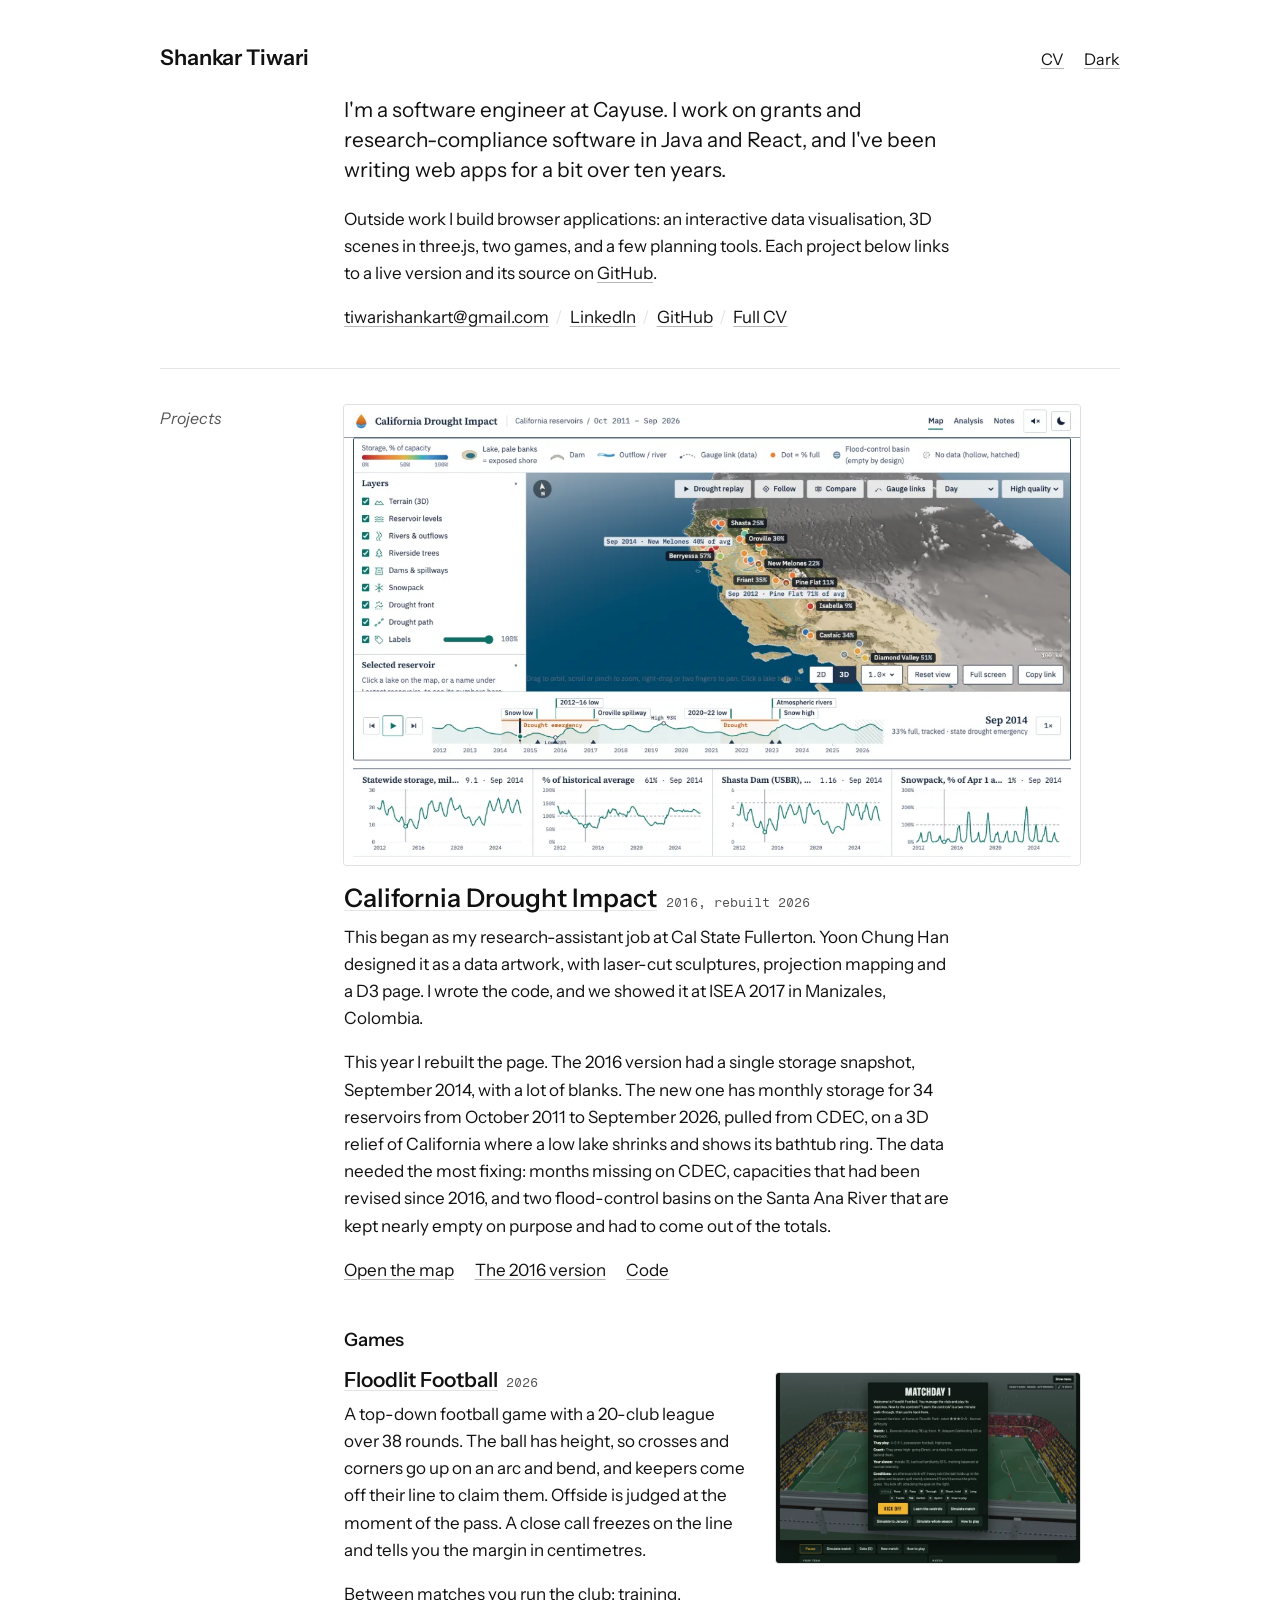
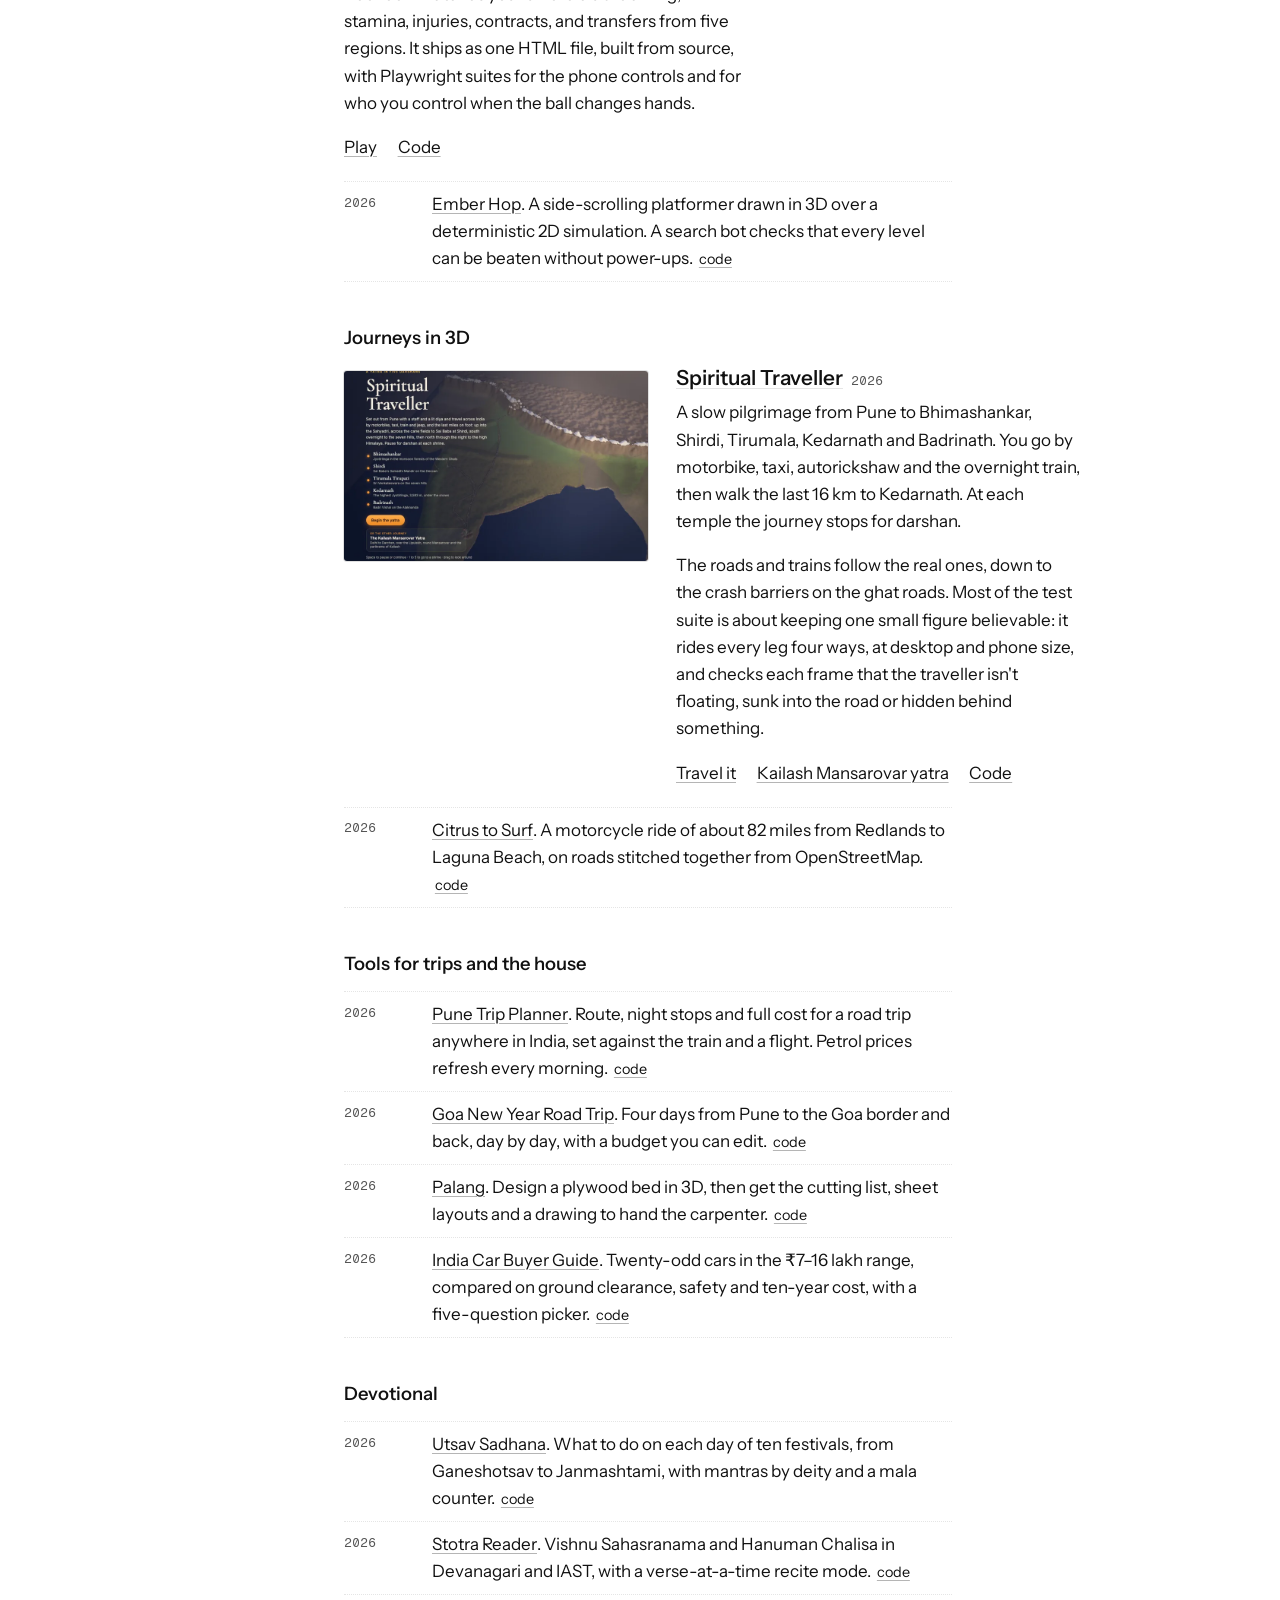
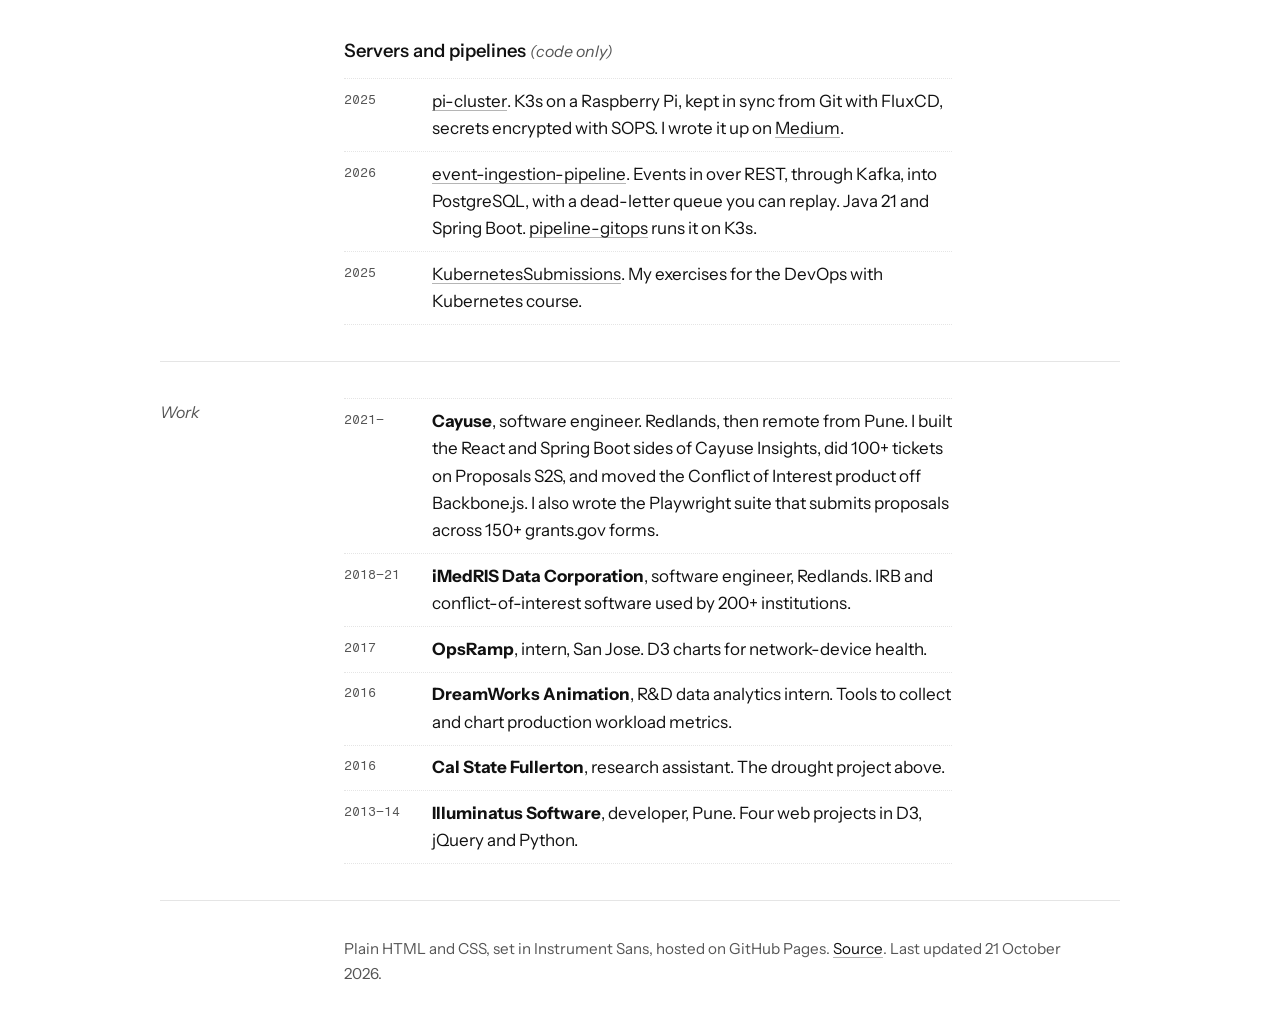
<file: index.html>
<!DOCTYPE html>
<html lang="en">
<head>
    <meta charset="UTF-8">
    <meta name="viewport" content="width=device-width, initial-scale=1.0">
    <title>Shankar Tiwari</title>
    <meta name="description" content="Shankar Tiwari, software engineer in Pune. Java and React at work; browser games, 3D journeys and small tools at home.">
    <meta property="og:title" content="Shankar Tiwari">
    <meta property="og:description" content="Software engineer in Pune. Java and React at work; browser games, 3D journeys and small tools at home.">
    <meta property="og:type" content="website">
    <meta property="og:url" content="https://tiwari91.github.io/">
    <meta name="twitter:card" content="summary">
    <meta name="theme-color" content="#ffffff">
    <link rel="icon" type="image/svg+xml" href="favicon.svg">
    <script>try{var t=localStorage.getItem('theme');if(t==='light'||t==='dark')document.documentElement.setAttribute('data-theme',t);}catch(e){}</script>
    <link rel="preconnect" href="https://fonts.googleapis.com">
    <link rel="preconnect" href="https://fonts.gstatic.com" crossorigin>
    <link rel="stylesheet" href="https://fonts.googleapis.com/css2?family=Instrument+Sans:ital,wght@0,400..700;1,400..700&family=Fragment+Mono&display=swap">
    <link rel="stylesheet" href="style.css">
</head>
<body>
<a class="skip-link" href="#main">Skip to content</a>

<div class="page">
    <header class="masthead">
        <p class="name"><a href="./">Shankar Tiwari</a></p>
        <nav class="masthead-links" aria-label="Site">
            <a href="cv.html">CV</a>
            <button class="theme-toggle" id="themeToggle" type="button">Dark</button>
        </nav>
    </header>

    <main id="main">
        <section class="block intro" aria-label="About">
            <div class="label" aria-hidden="true"></div>
            <div class="body">
                <p class="lede">I'm a software engineer at Cayuse. I work on grants and research-compliance software in Java and React, and I've been writing web apps for a bit over ten years.</p>
                <p>Outside work I build browser applications: an interactive data visualisation, 3D scenes in three.js, two games, and a few planning tools. Each project below links to a live version and its source on <a href="https://github.com/tiwari91/" target="_blank" rel="noopener noreferrer">GitHub<span class="visually-hidden"> (opens in new tab)</span></a>.</p>
                <p class="contact"><a href="mailto:tiwarishankart@gmail.com">tiwarishankart@gmail.com</a> <span aria-hidden="true">/</span> <a href="https://www.linkedin.com/in/shankatiwari91/" target="_blank" rel="noopener noreferrer">LinkedIn<span class="visually-hidden"> (opens in new tab)</span></a> <span aria-hidden="true">/</span> <a href="https://github.com/tiwari91/" target="_blank" rel="noopener noreferrer">GitHub<span class="visually-hidden"> (opens in new tab)</span></a> <span aria-hidden="true">/</span> <a href="cv.html">Full CV</a></p>
            </div>
        </section>

        <section class="block" aria-labelledby="h-projects">
            <h2 class="label" id="h-projects">Projects</h2>
            <div class="body">

                <article class="lead">
                    <a class="shot-link" href="https://tiwari91.github.io/interactiveViz/" tabindex="-1" aria-hidden="true" target="_blank" rel="noopener noreferrer">
                        <img src="assets/shots/interactiveViz.webp" width="800" height="500" decoding="async"
                             alt="">
                    </a>
                    <h3><a href="https://tiwari91.github.io/interactiveViz/" target="_blank" rel="noopener noreferrer">California Drought Impact<span class="visually-hidden"> (opens in new tab)</span></a> <span class="year">2016, rebuilt 2026</span></h3>
                    <p>This began as my research-assistant job at Cal State Fullerton. Yoon Chung Han designed it as a data artwork, with laser-cut sculptures, projection mapping and a D3 page. I wrote the code, and we showed it at ISEA 2017 in Manizales, Colombia.</p>
                    <p>This year I rebuilt the page. The 2016 version had a single storage snapshot, September 2014, with a lot of blanks. The new one has monthly storage for 34 reservoirs from October 2011 to September 2026, pulled from CDEC, on a 3D relief of California where a low lake shrinks and shows its bathtub ring. The data needed the most fixing: months missing on CDEC, capacities that had been revised since 2016, and two flood-control basins on the Santa Ana River that are kept nearly empty on purpose and had to come out of the totals.</p>
                    <p class="links"><a href="https://tiwari91.github.io/interactiveViz/" target="_blank" rel="noopener noreferrer">Open the map<span class="visually-hidden"> (opens in new tab)</span></a> <a href="https://tiwari91.github.io/interactiveViz/legacy/" target="_blank" rel="noopener noreferrer">The 2016 version<span class="visually-hidden"> (opens in new tab)</span></a> <a href="https://github.com/tiwari91/interactiveViz" target="_blank" rel="noopener noreferrer">Code<span class="visually-hidden"> (opens in new tab)</span></a></p>
                </article>

                <h3 class="group">Games</h3>
                <article class="feature">
                    <div class="feature-text">
                        <h4><a href="https://tiwari91.github.io/floodlit-football/" target="_blank" rel="noopener noreferrer">Floodlit Football<span class="visually-hidden"> (opens in new tab)</span></a> <span class="year">2026</span></h4>
                        <p>A top-down football game with a 20-club league over 38 rounds. The ball has height, so crosses and corners go up on an arc and bend, and keepers come off their line to claim them. Offside is judged at the moment of the pass. A close call freezes on the line and tells you the margin in centimetres.</p>
                        <p>Between matches you run the club: training, stamina, injuries, contracts, and transfers from five regions. It ships as one HTML file, built from source, with Playwright suites for the phone controls and for who you control when the ball changes hands.</p>
                        <p class="links"><a href="https://tiwari91.github.io/floodlit-football/" target="_blank" rel="noopener noreferrer">Play<span class="visually-hidden"> (opens in new tab)</span></a> <a href="https://github.com/tiwari91/floodlit-football" target="_blank" rel="noopener noreferrer">Code<span class="visually-hidden"> (opens in new tab)</span></a></p>
                    </div>
                    <a class="shot-link" href="https://tiwari91.github.io/floodlit-football/" tabindex="-1" aria-hidden="true" target="_blank" rel="noopener noreferrer">
                        <img src="assets/shots/floodlit-football.webp" width="800" height="500" loading="lazy" decoding="async" alt="">
                    </a>
                </article>
                <ul class="rows">
                    <li>
                        <span class="year">2026</span>
                        <div><a href="https://tiwari91.github.io/ember-hop/" target="_blank" rel="noopener noreferrer">Ember Hop<span class="visually-hidden"> (opens in new tab)</span></a>. A side-scrolling platformer drawn in 3D over a deterministic 2D simulation. A search bot checks that every level can be beaten without power-ups. <a class="code" href="https://github.com/tiwari91/ember-hop" target="_blank" rel="noopener noreferrer">code<span class="visually-hidden"> (opens in new tab)</span></a></div>
                    </li>
                </ul>

                <h3 class="group">Journeys in 3D</h3>
                <article class="feature flip">
                    <div class="feature-text">
                        <h4><a href="https://tiwari91.github.io/spiritual-traveller/" target="_blank" rel="noopener noreferrer">Spiritual Traveller<span class="visually-hidden"> (opens in new tab)</span></a> <span class="year">2026</span></h4>
                        <p>A slow pilgrimage from Pune to Bhimashankar, Shirdi, Tirumala, Kedarnath and Badrinath. You go by motorbike, taxi, autorickshaw and the overnight train, then walk the last 16 km to Kedarnath. At each temple the journey stops for darshan.</p>
                        <p>The roads and trains follow the real ones, down to the crash barriers on the ghat roads. Most of the test suite is about keeping one small figure believable: it rides every leg four ways, at desktop and phone size, and checks each frame that the traveller isn't floating, sunk into the road or hidden behind something.</p>
                        <p class="links"><a href="https://tiwari91.github.io/spiritual-traveller/" target="_blank" rel="noopener noreferrer">Travel it<span class="visually-hidden"> (opens in new tab)</span></a> <a href="https://tiwari91.github.io/spiritual-traveller/kailash.html" target="_blank" rel="noopener noreferrer">Kailash Mansarovar yatra<span class="visually-hidden"> (opens in new tab)</span></a> <a href="https://github.com/tiwari91/spiritual-traveller" target="_blank" rel="noopener noreferrer">Code<span class="visually-hidden"> (opens in new tab)</span></a></p>
                    </div>
                    <a class="shot-link" href="https://tiwari91.github.io/spiritual-traveller/" tabindex="-1" aria-hidden="true" target="_blank" rel="noopener noreferrer">
                        <img src="assets/shots/spiritual-traveller.webp" width="800" height="500" loading="lazy" decoding="async" alt="">
                    </a>
                </article>
                <ul class="rows">
                    <li>
                        <span class="year">2026</span>
                        <div><a href="https://tiwari91.github.io/socal-ride/" target="_blank" rel="noopener noreferrer">Citrus to Surf<span class="visually-hidden"> (opens in new tab)</span></a>. A motorcycle ride of about 82 miles from Redlands to Laguna Beach, on roads stitched together from OpenStreetMap. <a class="code" href="https://github.com/tiwari91/socal-ride" target="_blank" rel="noopener noreferrer">code<span class="visually-hidden"> (opens in new tab)</span></a></div>
                    </li>
                </ul>

                <h3 class="group">Tools for trips and the house</h3>
                <ul class="rows">
                    <li>
                        <span class="year">2026</span>
                        <div><a href="https://tiwari91.github.io/pune-trip-planner/" target="_blank" rel="noopener noreferrer">Pune Trip Planner<span class="visually-hidden"> (opens in new tab)</span></a>. Route, night stops and full cost for a road trip anywhere in India, set against the train and a flight. Petrol prices refresh every morning. <a class="code" href="https://github.com/tiwari91/pune-trip-planner" target="_blank" rel="noopener noreferrer">code<span class="visually-hidden"> (opens in new tab)</span></a></div>
                    </li>
                    <li>
                        <span class="year">2026</span>
                        <div><a href="https://tiwari91.github.io/goa-new-year-trip/" target="_blank" rel="noopener noreferrer">Goa New Year Road Trip<span class="visually-hidden"> (opens in new tab)</span></a>. Four days from Pune to the Goa border and back, day by day, with a budget you can edit. <a class="code" href="https://github.com/tiwari91/goa-new-year-trip" target="_blank" rel="noopener noreferrer">code<span class="visually-hidden"> (opens in new tab)</span></a></div>
                    </li>
                    <li>
                        <span class="year">2026</span>
                        <div><a href="https://tiwari91.github.io/bed-designer/" target="_blank" rel="noopener noreferrer">Palang<span class="visually-hidden"> (opens in new tab)</span></a>. Design a plywood bed in 3D, then get the cutting list, sheet layouts and a drawing to hand the carpenter. <a class="code" href="https://github.com/tiwari91/bed-designer" target="_blank" rel="noopener noreferrer">code<span class="visually-hidden"> (opens in new tab)</span></a></div>
                    </li>
                    <li>
                        <span class="year">2026</span>
                        <div><a href="https://tiwari91.github.io/india-car-buyer-guide/" target="_blank" rel="noopener noreferrer">India Car Buyer Guide<span class="visually-hidden"> (opens in new tab)</span></a>. Twenty-odd cars in the ₹7&ndash;16 lakh range, compared on ground clearance, safety and ten-year cost, with a five-question picker. <a class="code" href="https://github.com/tiwari91/india-car-buyer-guide" target="_blank" rel="noopener noreferrer">code<span class="visually-hidden"> (opens in new tab)</span></a></div>
                    </li>
                </ul>

                <h3 class="group">Devotional</h3>
                <ul class="rows">
                    <li>
                        <span class="year">2026</span>
                        <div><a href="https://tiwari91.github.io/utsav-sadhana/" target="_blank" rel="noopener noreferrer">Utsav Sadhana<span class="visually-hidden"> (opens in new tab)</span></a>. What to do on each day of ten festivals, from Ganeshotsav to Janmashtami, with mantras by deity and a mala counter. <a class="code" href="https://github.com/tiwari91/utsav-sadhana" target="_blank" rel="noopener noreferrer">code<span class="visually-hidden"> (opens in new tab)</span></a></div>
                    </li>
                    <li>
                        <span class="year">2026</span>
                        <div><a href="https://tiwari91.github.io/stotra-reader/" target="_blank" rel="noopener noreferrer">Stotra Reader<span class="visually-hidden"> (opens in new tab)</span></a>. Vishnu Sahasranama and Hanuman Chalisa in Devanagari and IAST, with a verse-at-a-time recite mode. <a class="code" href="https://github.com/tiwari91/stotra-reader" target="_blank" rel="noopener noreferrer">code<span class="visually-hidden"> (opens in new tab)</span></a></div>
                    </li>
                </ul>

                <h3 class="group">Servers and pipelines <span class="aside">(code only)</span></h3>
                <ul class="rows">
                    <li>
                        <span class="year">2025</span>
                        <div><a href="https://github.com/tiwari91/pi-cluster" target="_blank" rel="noopener noreferrer">pi-cluster<span class="visually-hidden"> (opens in new tab)</span></a>. K3s on a Raspberry Pi, kept in sync from Git with FluxCD, secrets encrypted with SOPS. I wrote it up on <a href="https://aws.plainenglish.io/from-zero-to-gitops-building-a-k3s-homelab-on-a-raspberry-pi-with-flux-sops-5f90ad8e783c" target="_blank" rel="noopener noreferrer">Medium<span class="visually-hidden"> (opens in new tab)</span></a>.</div>
                    </li>
                    <li>
                        <span class="year">2026</span>
                        <div><a href="https://github.com/tiwari91/event-ingestion-pipeline" target="_blank" rel="noopener noreferrer">event-ingestion-pipeline<span class="visually-hidden"> (opens in new tab)</span></a>. Events in over REST, through Kafka, into PostgreSQL, with a dead-letter queue you can replay. Java 21 and Spring Boot. <a href="https://github.com/tiwari91/pipeline-gitops" target="_blank" rel="noopener noreferrer">pipeline-gitops<span class="visually-hidden"> (opens in new tab)</span></a> runs it on K3s.</div>
                    </li>
                    <li>
                        <span class="year">2025</span>
                        <div><a href="https://github.com/tiwari91/KubernetesSubmissions" target="_blank" rel="noopener noreferrer">KubernetesSubmissions<span class="visually-hidden"> (opens in new tab)</span></a>. My exercises for the DevOps with Kubernetes course.</div>
                    </li>
                </ul>
            </div>
        </section>

        <section class="block" aria-labelledby="h-work">
            <h2 class="label" id="h-work">Work</h2>
            <div class="body">
                <ul class="rows work">
                    <li>
                        <span class="year">2021&ndash;</span>
                        <div><strong>Cayuse</strong>, software engineer. Redlands, then remote from Pune. I built the React and Spring Boot sides of Cayuse Insights, did 100+ tickets on Proposals S2S, and moved the Conflict of Interest product off Backbone.js. I also wrote the Playwright suite that submits proposals across 150+ grants.gov forms.</div>
                    </li>
                    <li>
                        <span class="year">2018&ndash;21</span>
                        <div><strong>iMedRIS Data Corporation</strong>, software engineer, Redlands. IRB and conflict-of-interest software used by 200+ institutions.</div>
                    </li>
                    <li>
                        <span class="year">2017</span>
                        <div><strong>OpsRamp</strong>, intern, San Jose. D3 charts for network-device health.</div>
                    </li>
                    <li>
                        <span class="year">2016</span>
                        <div><strong>DreamWorks Animation</strong>, R&amp;D data analytics intern. Tools to collect and chart production workload metrics.</div>
                    </li>
                    <li>
                        <span class="year">2016</span>
                        <div><strong>Cal State Fullerton</strong>, research assistant. The drought project above.</div>
                    </li>
                    <li>
                        <span class="year">2013&ndash;14</span>
                        <div><strong>Illuminatus Software</strong>, developer, Pune. Four web projects in D3, jQuery and Python.</div>
                    </li>
                </ul>
            </div>
        </section>
    </main>

    <footer class="block colophon">
        <div class="label" aria-hidden="true"></div>
        <p class="body">Plain HTML and CSS, set in Instrument Sans, hosted on GitHub Pages. <a href="https://github.com/tiwari91/tiwari91.github.io" target="_blank" rel="noopener noreferrer">Source<span class="visually-hidden"> (opens in new tab)</span></a>. Last updated 21 October 2026.</p>
    </footer>
</div>

<script src="theme.js"></script>
</body>
</html>
</file>
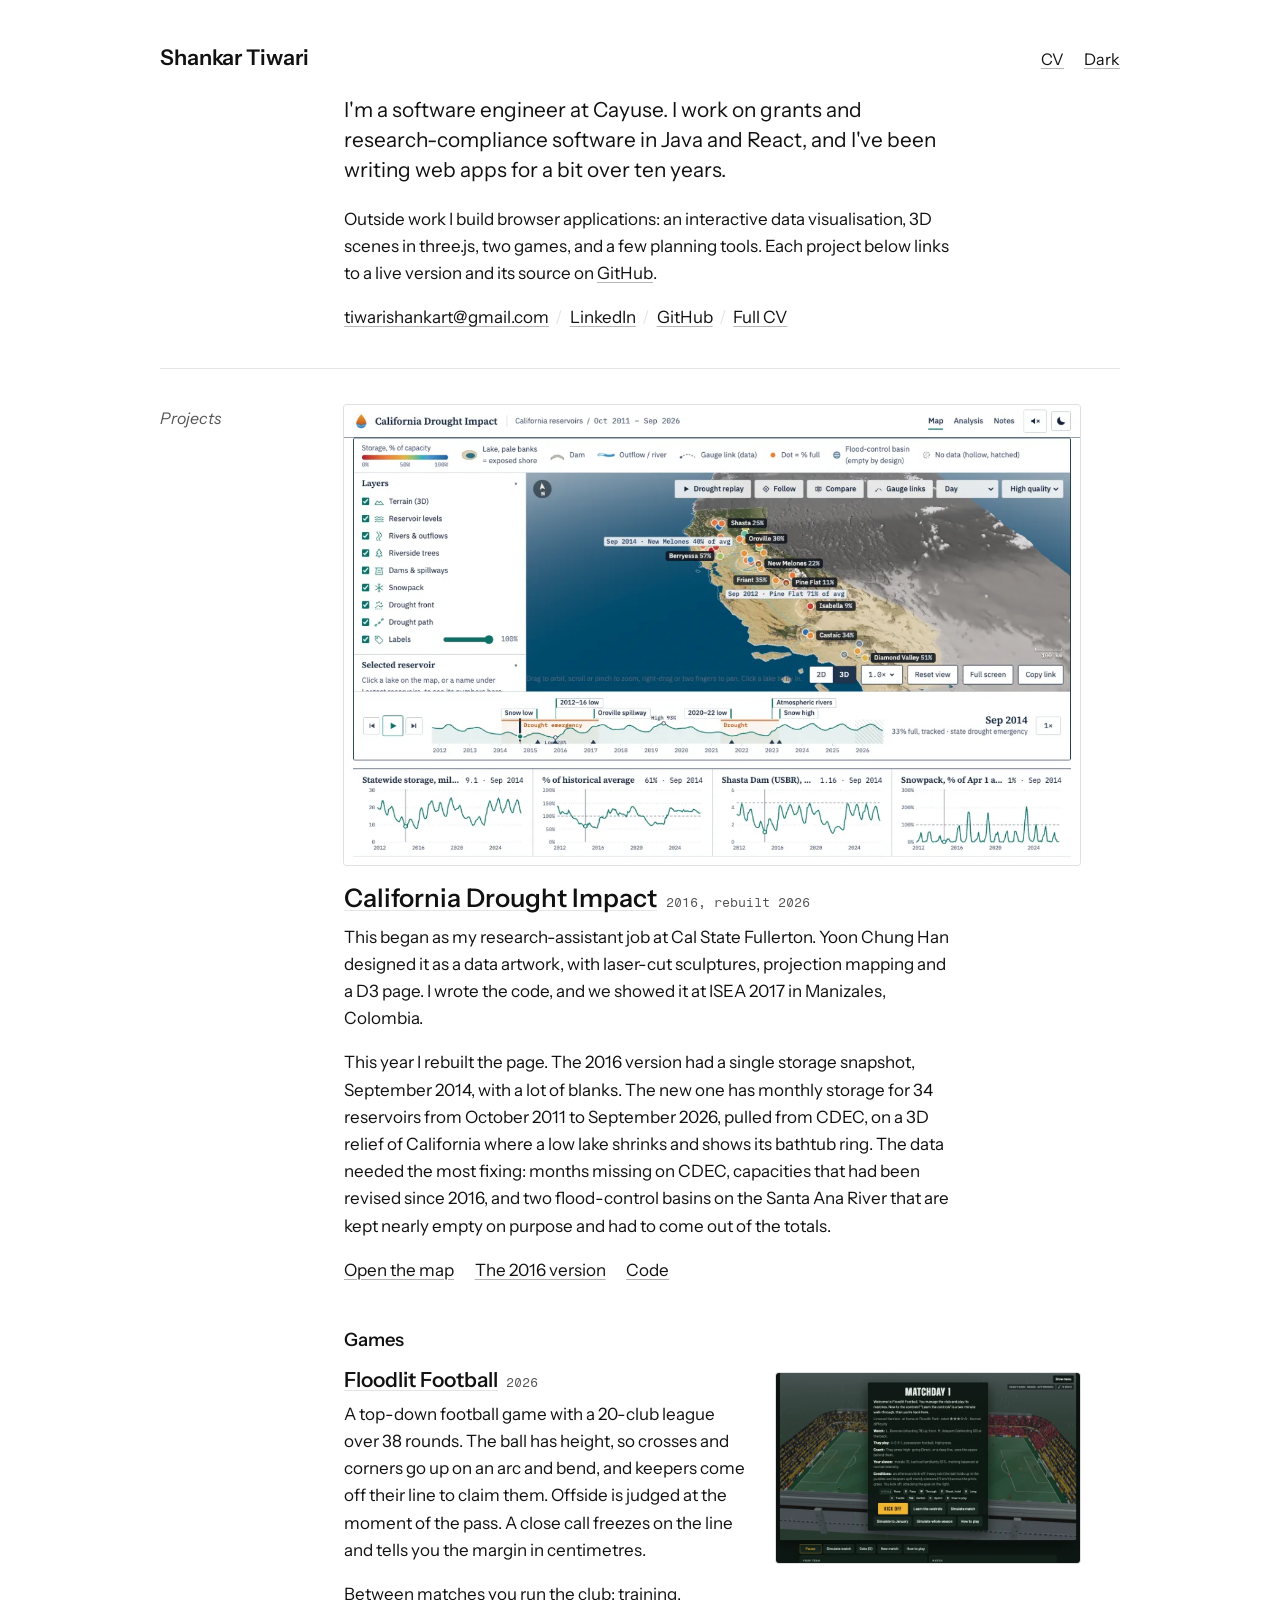
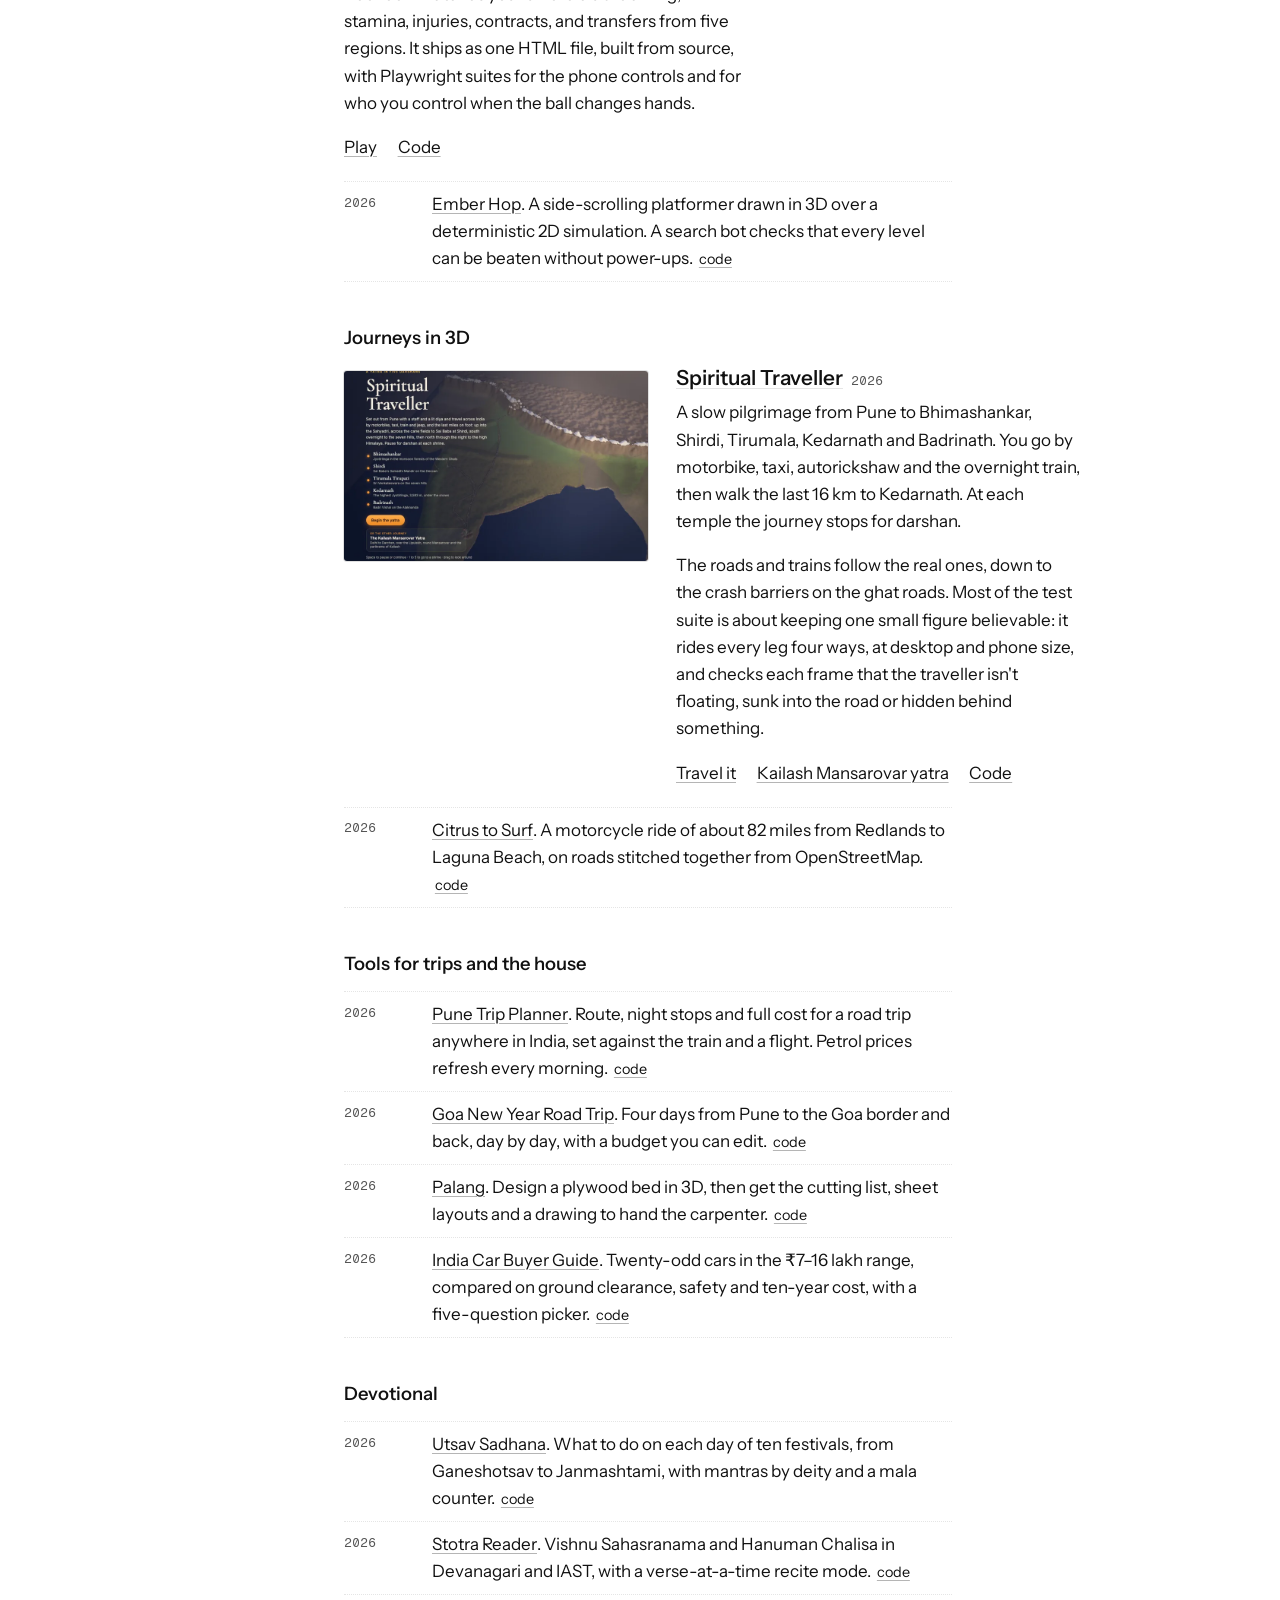
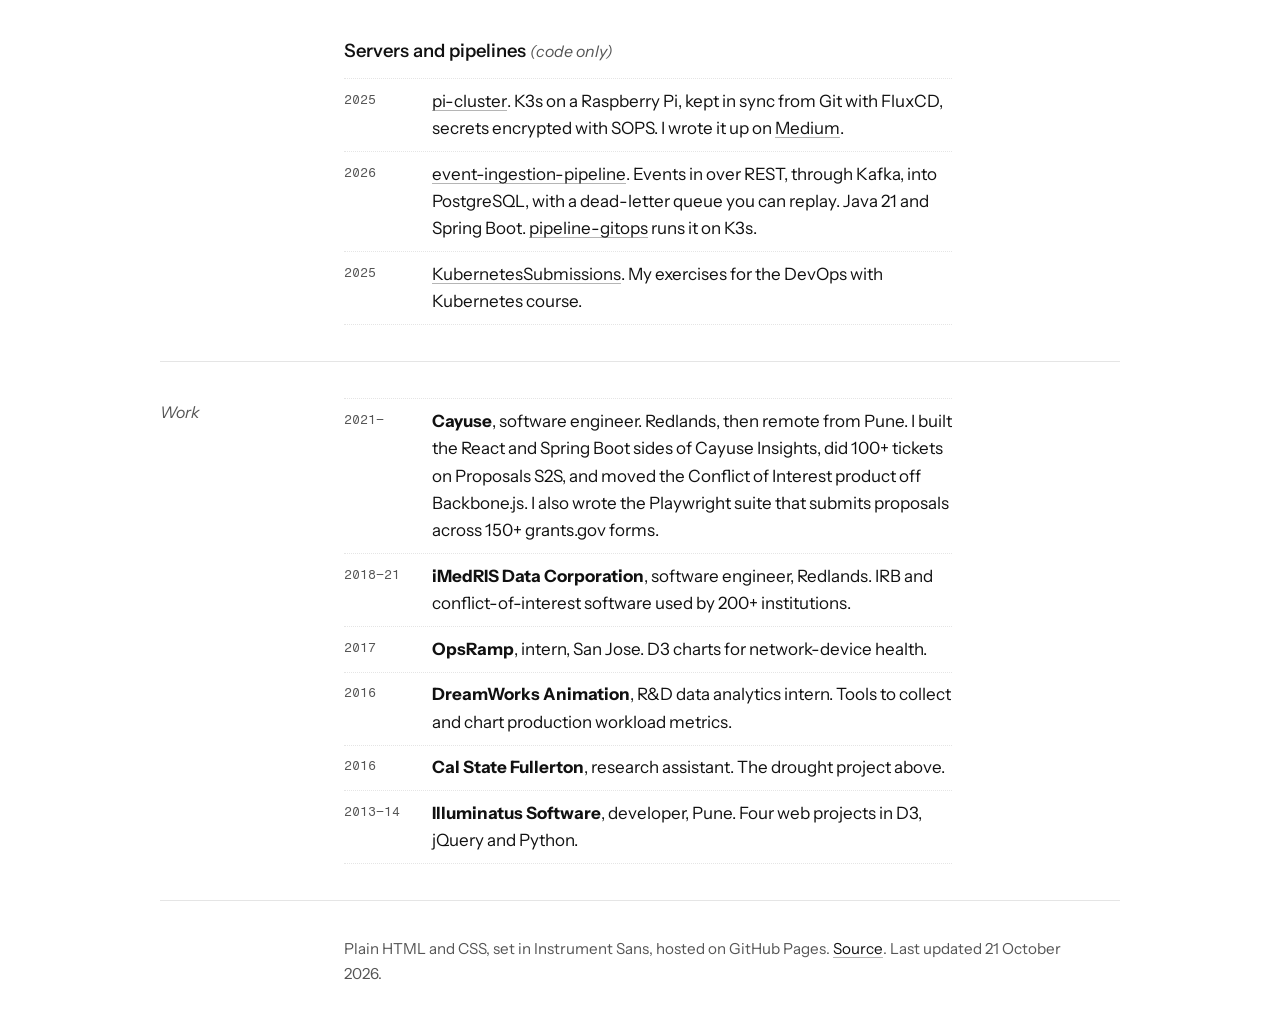
<file: resume/index.html>
<!doctype html>
<html lang="en">
<head>
<meta charset="utf-8">
<title>Shankar Tiwari</title>
<meta http-equiv="refresh" content="0; url=/">
<link rel="canonical" href="https://tiwari91.github.io/">
<meta name="robots" content="noindex">
</head>
<body>
<p>This page moved to <a href="/">tiwari91.github.io</a>.</p>
<script>location.replace("/" + location.search + location.hash);</script>
</body>
</html>
</file>
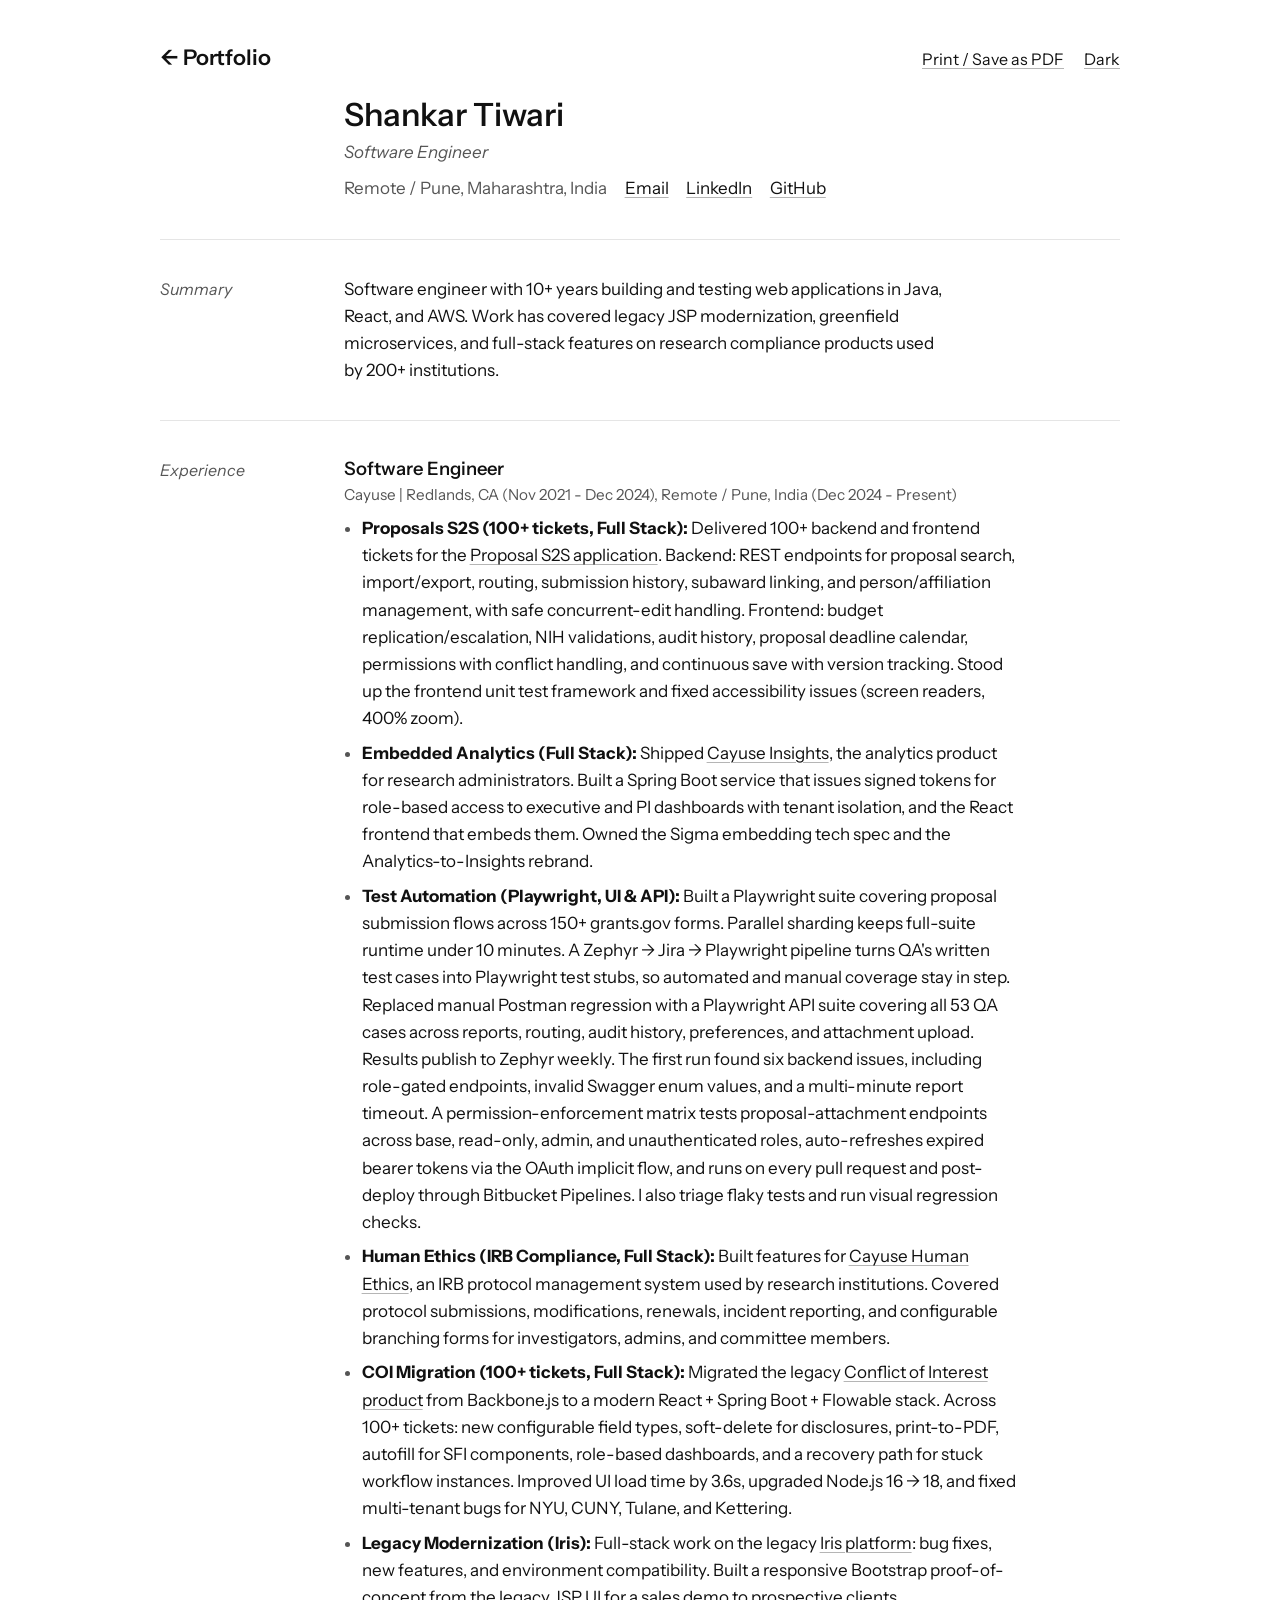
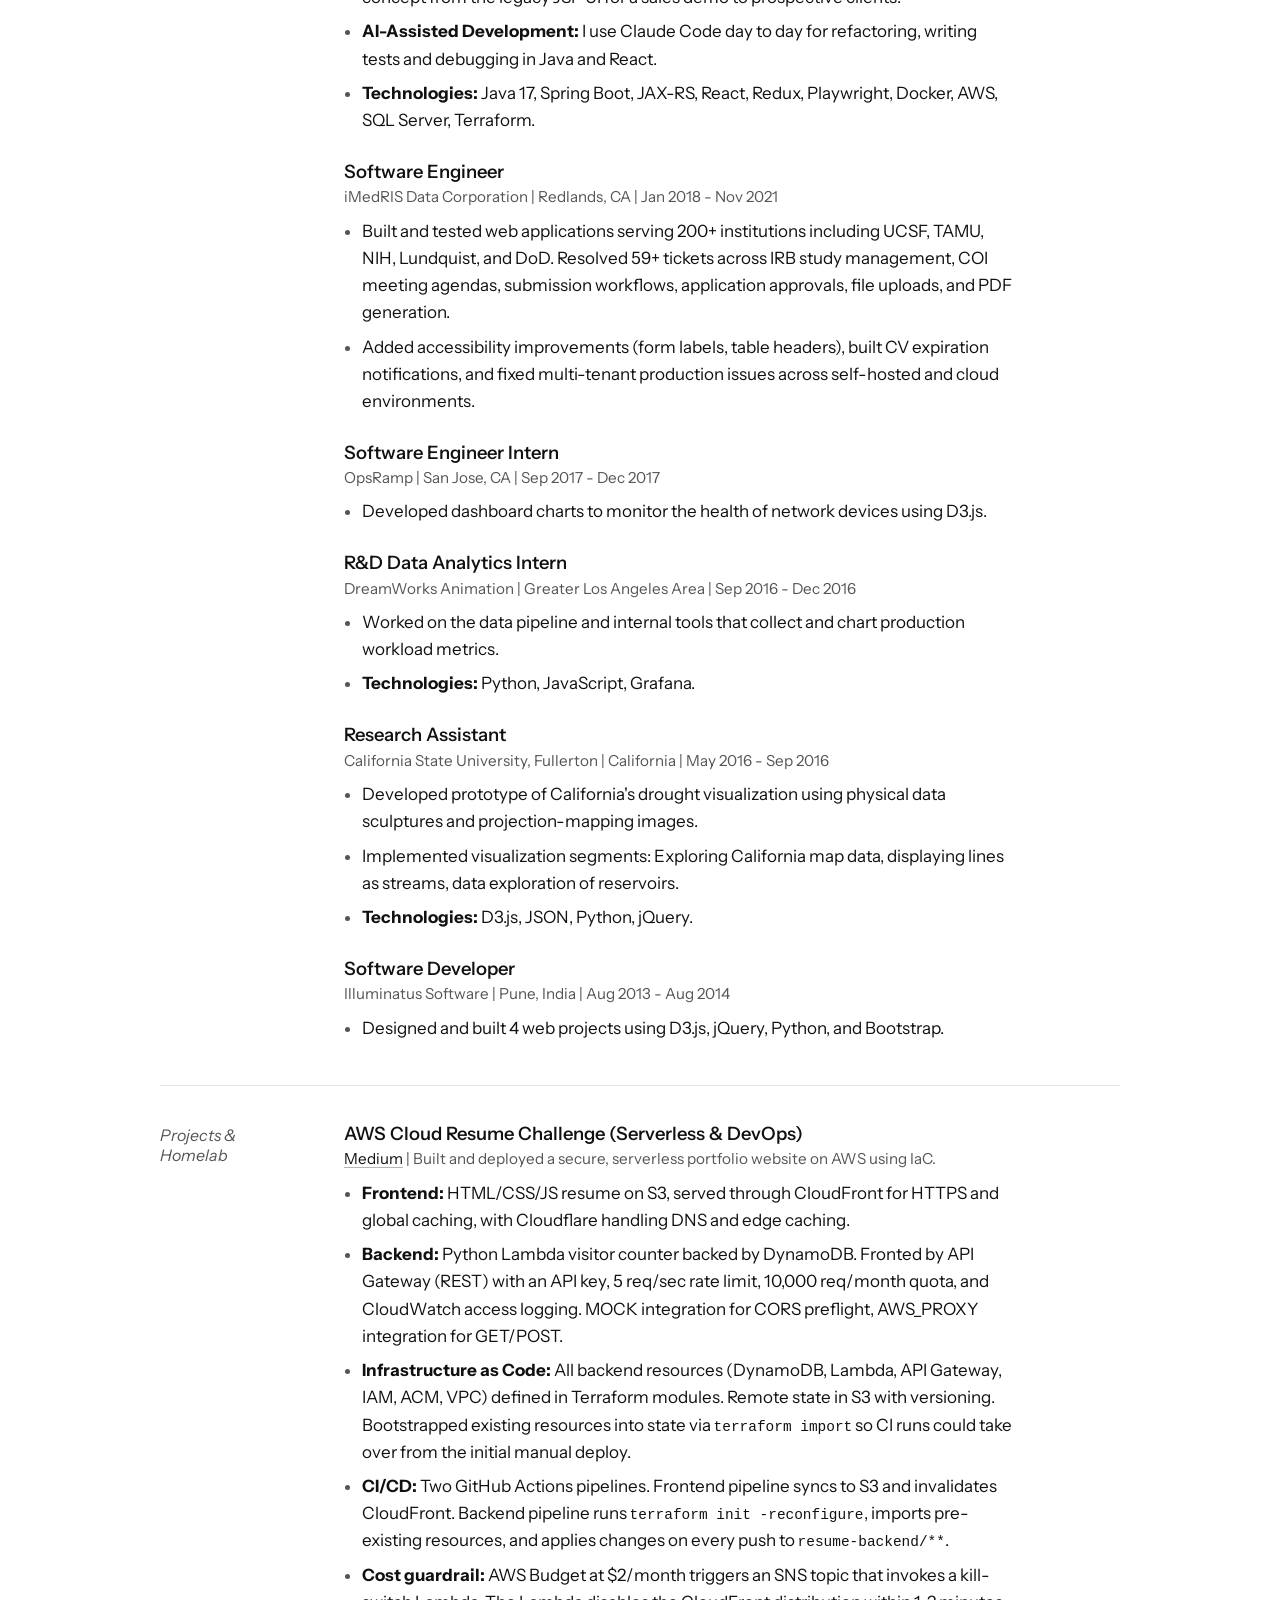
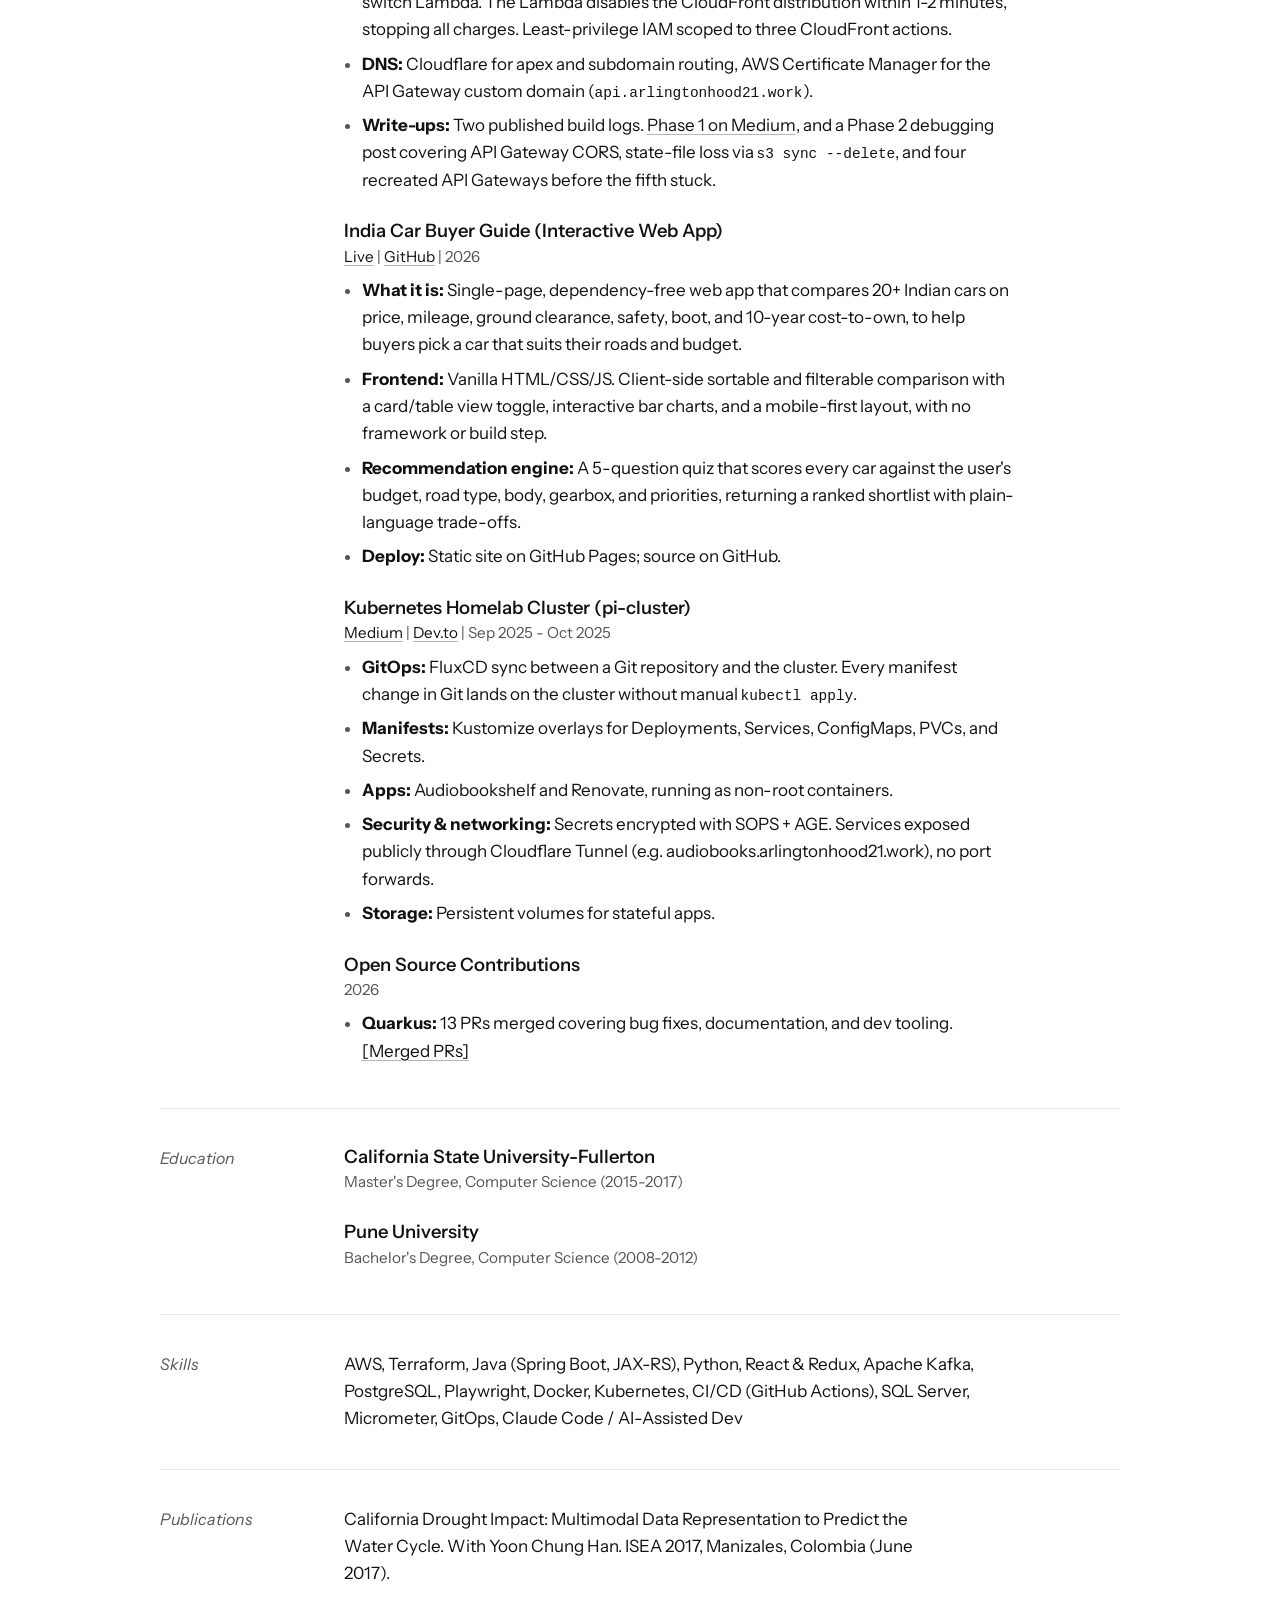
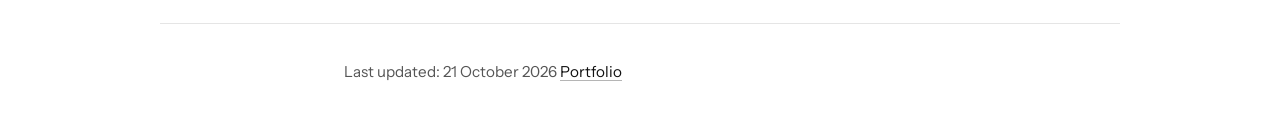
<file: cv.html>
<!DOCTYPE html>
<html lang="en">
<head>
    <meta charset="UTF-8">
    <meta name="viewport" content="width=device-width, initial-scale=1.0">
    <title>Resume | Shankar Tiwari</title>
    <meta name="description" content="Full resume of Shankar Tiwari: software engineer with 10+ years building web applications in Java, React, and AWS.">
    <meta name="theme-color" content="#ffffff">
    <link rel="icon" type="image/svg+xml" href="favicon.svg">
    <script>try{var t=localStorage.getItem('theme');if(t==='light'||t==='dark')document.documentElement.setAttribute('data-theme',t);}catch(e){}</script>
    <link rel="preconnect" href="https://fonts.googleapis.com">
    <link rel="preconnect" href="https://fonts.gstatic.com" crossorigin>
    <link rel="stylesheet" href="https://fonts.googleapis.com/css2?family=Instrument+Sans:ital,wght@0,400..700;1,400..700&family=Fragment+Mono&display=swap">
    <link rel="stylesheet" href="style.css">
</head>
<body>
<a class="skip-link" href="#main">Skip to content</a>


<div class="page cv-page">
    <header class="masthead no-print">
        <p class="name"><a href="./">&larr; Portfolio</a></p>
        <nav class="masthead-links" aria-label="Page">
            <button class="theme-toggle" id="printBtn" type="button">Print / Save as PDF</button>
            <button class="theme-toggle" id="themeToggle" type="button">Dark</button>
        </nav>
    </header>

<main id="main">
    <header class="block intro cv-header">
        <div class="label" aria-hidden="true"></div>
        <div class="body">
        <h1>Shankar Tiwari</h1>
        <p class="role">Software Engineer</p>
        <div class="cv-contact">
            <span>Remote / Pune, Maharashtra, India</span>
            <a href="mailto:tiwarishankart@gmail.com">Email</a>
            <a href="https://www.linkedin.com/in/shankatiwari91/" target="_blank" rel="noopener noreferrer">LinkedIn<span class="visually-hidden"> (opens in new tab)</span></a>
            <a href="https://github.com/tiwari91/" target="_blank" rel="noopener noreferrer">GitHub<span class="visually-hidden"> (opens in new tab)</span></a>
        </div>
        </div>
    </header>

    <section class="block" id="summary" aria-labelledby="h-summary">
        <h2 class="label" id="h-summary">Summary</h2>
        <div class="body">
        <p>
            Software engineer with 10+ years building and testing web applications in Java, React, and AWS.
            Work has covered legacy JSP modernization, greenfield microservices, and full-stack features on
            research compliance products used by 200+ institutions.
        </p>
    </div>
    </section>

    <section class="block" id="experience" aria-labelledby="h-experience">
        <h2 class="label" id="h-experience">Experience</h2>
        <div class="body">

        <div class="cv-item">
            <h3>Software Engineer</h3>
            <p class="meta">Cayuse | Redlands, CA (Nov 2021 - Dec 2024), Remote / Pune, India (Dec 2024 - Present)</p>
            <ul>
                <li><strong>Proposals S2S (100+ tickets, Full Stack):</strong> Delivered 100+ backend and frontend tickets for the <a href="https://www.cayuse.com/award-management/proposals-s2s/" target="_blank" rel="noopener noreferrer">Proposal S2S application<span class="visually-hidden"> (opens in new tab)</span></a>. Backend: REST endpoints for proposal search, import/export, routing, submission history, subaward linking, and person/affiliation management, with safe concurrent-edit handling. Frontend: budget replication/escalation, NIH validations, audit history, proposal deadline calendar, permissions with conflict handling, and continuous save with version tracking. Stood up the frontend unit test framework and fixed accessibility issues (screen readers, 400% zoom).</li>
                <li><strong>Embedded Analytics (Full Stack):</strong> Shipped <a href="https://www.cayuse.com/award-management/insights/" target="_blank" rel="noopener noreferrer">Cayuse Insights<span class="visually-hidden"> (opens in new tab)</span></a>, the analytics product for research administrators. Built a Spring Boot service that issues signed tokens for role-based access to executive and PI dashboards with tenant isolation, and the React frontend that embeds them. Owned the Sigma embedding tech spec and the Analytics-to-Insights rebrand.</li>
                <li><strong>Test Automation (Playwright, UI &amp; API):</strong> Built a Playwright suite covering proposal submission flows across 150+ grants.gov forms. Parallel sharding keeps full-suite runtime under 10 minutes. A Zephyr → Jira → Playwright pipeline turns QA's written test cases into Playwright test stubs, so automated and manual coverage stay in step. Replaced manual Postman regression with a Playwright API suite covering all 53 QA cases across reports, routing, audit history, preferences, and attachment upload. Results publish to Zephyr weekly. The first run found six backend issues, including role-gated endpoints, invalid Swagger enum values, and a multi-minute report timeout. A permission-enforcement matrix tests proposal-attachment endpoints across base, read-only, admin, and unauthenticated roles, auto-refreshes expired bearer tokens via the OAuth implicit flow, and runs on every pull request and post-deploy through Bitbucket Pipelines. I also triage flaky tests and run visual regression checks.</li>
                <li><strong>Human Ethics (IRB Compliance, Full Stack):</strong> Built features for <a href="https://www.cayuse.com/compliance-management/human-ethics/" target="_blank" rel="noopener noreferrer">Cayuse Human Ethics<span class="visually-hidden"> (opens in new tab)</span></a>, an IRB protocol management system used by research institutions. Covered protocol submissions, modifications, renewals, incident reporting, and configurable branching forms for investigators, admins, and committee members.</li>
                <li><strong>COI Migration (100+ tickets, Full Stack):</strong> Migrated the legacy <a href="https://www.cayuse.com/compliance-management/outside-interests/" target="_blank" rel="noopener noreferrer">Conflict of Interest product<span class="visually-hidden"> (opens in new tab)</span></a> from Backbone.js to a modern React + Spring Boot + Flowable stack. Across 100+ tickets: new configurable field types, soft-delete for disclosures, print-to-PDF, autofill for SFI components, role-based dashboards, and a recovery path for stuck workflow instances. Improved UI load time by 3.6s, upgraded Node.js 16 → 18, and fixed multi-tenant bugs for NYU, CUNY, Tulane, and Kettering.</li>
                <li><strong>Legacy Modernization (Iris):</strong> Full-stack work on the legacy <a href="https://www.cayuse.com/compliance-management/iris/" target="_blank" rel="noopener noreferrer">Iris platform<span class="visually-hidden"> (opens in new tab)</span></a>: bug fixes, new features, and environment compatibility. Built a responsive Bootstrap proof-of-concept from the legacy JSP UI for a sales demo to prospective clients.</li>
                <li><strong>AI-Assisted Development:</strong> I use Claude Code day to day for refactoring, writing tests and debugging in Java and React.</li>
                <li><strong>Technologies:</strong> Java 17, Spring Boot, JAX-RS, React, Redux, Playwright, Docker, AWS, SQL Server, Terraform.</li>
            </ul>
        </div>

        <div class="cv-item">
            <h3>Software Engineer</h3>
            <p class="meta">iMedRIS Data Corporation | Redlands, CA | Jan 2018 - Nov 2021</p>
            <ul>
                <li>Built and tested web applications serving 200+ institutions including UCSF, TAMU, NIH, Lundquist, and DoD. Resolved 59+ tickets across IRB study management, COI meeting agendas, submission workflows, application approvals, file uploads, and PDF generation.</li>
                <li>Added accessibility improvements (form labels, table headers), built CV expiration notifications, and fixed multi-tenant production issues across self-hosted and cloud environments.</li>
            </ul>
        </div>

        <div class="cv-item">
            <h3>Software Engineer Intern</h3>
            <p class="meta">OpsRamp | San Jose, CA | Sep 2017 - Dec 2017</p>
            <ul>
                <li>Developed dashboard charts to monitor the health of network devices using D3.js.</li>
            </ul>
        </div>

        <div class="cv-item">
            <h3>R&D Data Analytics Intern</h3>
            <p class="meta">DreamWorks Animation | Greater Los Angeles Area | Sep 2016 - Dec 2016</p>
            <ul>
                <li>Worked on the data pipeline and internal tools that collect and chart production workload metrics.</li>
                <li><strong>Technologies:</strong> Python, JavaScript, Grafana.</li>
            </ul>
        </div>

        <div class="cv-item">
            <h3>Research Assistant</h3>
            <p class="meta">California State University, Fullerton | California | May 2016 - Sep 2016</p>
            <ul>
                <li>Developed prototype of California's drought visualization using physical data sculptures and projection-mapping images.</li>
                <li>Implemented visualization segments: Exploring California map data, displaying lines as streams, data exploration of reservoirs.</li>
                <li><strong>Technologies:</strong> D3.js, JSON, Python, jQuery.</li>
            </ul>
        </div>

        <div class="cv-item">
            <h3>Software Developer</h3>
            <p class="meta">Illuminatus Software | Pune, India | Aug 2013 - Aug 2014</p>
            <ul>
                <li>Designed and built 4 web projects using D3.js, jQuery, Python, and Bootstrap.</li>
            </ul>
        </div>
    </div>
    </section>

    <section class="block" id="projects" aria-labelledby="h-projects">
        <h2 class="label" id="h-projects">Projects & Homelab</h2>
        <div class="body">
        <div class="cv-item">
            <h3>AWS Cloud Resume Challenge (Serverless & DevOps)</h3>
            <p class="meta"><a href="https://aws.plainenglish.io/from-theory-to-production-how-i-built-a-serverless-resume-on-aws-using-terraform-9497d5f49634" target="_blank" rel="noopener noreferrer">Medium<span class="visually-hidden"> (opens in new tab)</span></a> | Built and deployed a secure, serverless portfolio website on AWS using IaC.</p>
            <ul>
                <li><strong>Frontend:</strong> HTML/CSS/JS resume on S3, served through CloudFront for HTTPS and global caching, with Cloudflare handling DNS and edge caching.</li>
                <li><strong>Backend:</strong> Python Lambda visitor counter backed by DynamoDB. Fronted by API Gateway (REST) with an API key, 5 req/sec rate limit, 10,000 req/month quota, and CloudWatch access logging. MOCK integration for CORS preflight, AWS_PROXY integration for GET/POST.</li>
                <li><strong>Infrastructure as Code:</strong> All backend resources (DynamoDB, Lambda, API Gateway, IAM, ACM, VPC) defined in Terraform modules. Remote state in S3 with versioning. Bootstrapped existing resources into state via <code>terraform import</code> so CI runs could take over from the initial manual deploy.</li>
                <li><strong>CI/CD:</strong> Two GitHub Actions pipelines. Frontend pipeline syncs to S3 and invalidates CloudFront. Backend pipeline runs <code>terraform init -reconfigure</code>, imports pre-existing resources, and applies changes on every push to <code>resume-backend/**</code>.</li>
                <li><strong>Cost guardrail:</strong> AWS Budget at $2/month triggers an SNS topic that invokes a kill-switch Lambda. The Lambda disables the CloudFront distribution within 1-2 minutes, stopping all charges. Least-privilege IAM scoped to three CloudFront actions.</li>
                <li><strong>DNS:</strong> Cloudflare for apex and subdomain routing, AWS Certificate Manager for the API Gateway custom domain (<code>api.arlingtonhood21.work</code>).</li>
                <li><strong>Write-ups:</strong> Two published build logs. <a href="https://aws.plainenglish.io/from-theory-to-production-how-i-built-a-serverless-resume-on-aws-using-terraform-9497d5f49634" target="_blank" rel="noopener noreferrer">Phase 1 on Medium<span class="visually-hidden"> (opens in new tab)</span></a>, and a Phase 2 debugging post covering API Gateway CORS, state-file loss via <code>s3 sync --delete</code>, and four recreated API Gateways before the fifth stuck.</li>
            </ul>
        </div>
        <div class="cv-item">
            <h3>India Car Buyer Guide (Interactive Web App)</h3>
            <p class="meta"><a href="https://tiwari91.github.io/india-car-buyer-guide/" target="_blank" rel="noopener noreferrer">Live<span class="visually-hidden"> (opens in new tab)</span></a> | <a href="https://github.com/tiwari91/india-car-buyer-guide" target="_blank" rel="noopener noreferrer">GitHub<span class="visually-hidden"> (opens in new tab)</span></a> | 2026</p>
            <ul>
                <li><strong>What it is:</strong> Single-page, dependency-free web app that compares 20+ Indian cars on price, mileage, ground clearance, safety, boot, and 10-year cost-to-own, to help buyers pick a car that suits their roads and budget.</li>
                <li><strong>Frontend:</strong> Vanilla HTML/CSS/JS. Client-side sortable and filterable comparison with a card/table view toggle, interactive bar charts, and a mobile-first layout, with no framework or build step.</li>
                <li><strong>Recommendation engine:</strong> A 5-question quiz that scores every car against the user's budget, road type, body, gearbox, and priorities, returning a ranked shortlist with plain-language trade-offs.</li>
                <li><strong>Deploy:</strong> Static site on GitHub Pages; source on GitHub.</li>
            </ul>
        </div>
        <div class="cv-item">
            <h3>Kubernetes Homelab Cluster (pi-cluster)</h3>
            <p class="meta"><a href="https://aws.plainenglish.io/from-zero-to-gitops-building-a-k3s-homelab-on-a-raspberry-pi-with-flux-sops-5f90ad8e783c" target="_blank" rel="noopener noreferrer">Medium<span class="visually-hidden"> (opens in new tab)</span></a> | <a href="https://dev.to/shankar_t/from-zero-to-gitops-building-a-k3s-homelab-on-a-raspberry-pi-with-flux-sops-55b7" target="_blank" rel="noopener noreferrer">Dev.to<span class="visually-hidden"> (opens in new tab)</span></a> | Sep 2025 - Oct 2025</p>
            <ul>
                <li><strong>GitOps:</strong> FluxCD sync between a Git repository and the cluster. Every manifest change in Git lands on the cluster without manual <code>kubectl apply</code>.</li>
                <li><strong>Manifests:</strong> Kustomize overlays for Deployments, Services, ConfigMaps, PVCs, and Secrets.</li>
                <li><strong>Apps:</strong> Audiobookshelf and Renovate, running as non-root containers.</li>
                <li><strong>Security &amp; networking:</strong> Secrets encrypted with SOPS + AGE. Services exposed publicly through Cloudflare Tunnel (e.g. audiobooks.arlingtonhood21.work), no port forwards.</li>
                <li><strong>Storage:</strong> Persistent volumes for stateful apps.</li>
            </ul>
        </div>
        <div class="cv-item">
            <h3>Open Source Contributions</h3>
            <p class="meta">2026</p>
            <ul>
                <li><strong>Quarkus:</strong> 13 PRs merged covering bug fixes, documentation, and dev tooling. <a href="https://github.com/quarkusio/quarkus/pulls?q=is:pr+author:tiwari91+is:merged" target="_blank" rel="noopener noreferrer">[Merged PRs]<span class="visually-hidden"> (opens in new tab)</span></a></li>
            </ul>
        </div>
    </div>
    </section>

    <section class="block" id="education" aria-labelledby="h-education">
        <h2 class="label" id="h-education">Education</h2>
        <div class="body">
        <div class="cv-item">
            <h3>California State University-Fullerton</h3>
            <p class="meta">Master's Degree, Computer Science (2015-2017)</p>
        </div>
        <div class="cv-item">
            <h3>Pune University</h3>
            <p class="meta">Bachelor's Degree, Computer Science (2008-2012)</p>
        </div>
    </div>
    </section>

    <section class="block" id="skills" aria-labelledby="h-skills">
        <h2 class="label" id="h-skills">Skills</h2>
        <div class="body">
        <ul class="inline-list">
            <li>AWS</li>
            <li>Terraform</li>
            <li>Java (Spring Boot, JAX-RS)</li>
            <li>Python</li>
            <li>React & Redux</li>
            <li>Apache Kafka</li>
            <li>PostgreSQL</li>
            <li>Playwright</li>
            <li>Docker</li>
            <li>Kubernetes</li>
            <li>CI/CD (GitHub Actions)</li>
            <li>SQL Server</li>
            <li>Micrometer</li>
            <li>GitOps</li>
            <li>Claude Code / AI-Assisted Dev</li>
        </ul>
    </div>
    </section>

    <section class="block" id="publications" aria-labelledby="h-publications">
        <h2 class="label" id="h-publications">Publications</h2>
        <div class="body">
        <p>California Drought Impact: Multimodal Data Representation to Predict the Water Cycle. With Yoon Chung Han. ISEA 2017, Manizales, Colombia (June 2017).</p>
    </div>
    </section>
</main>

<footer class="block colophon">
        <div class="label" aria-hidden="true"></div>
        <p class="body"><span>Last updated: 21 October 2026</span> <span class="no-print"><a href="./">Portfolio</a></span></p>
    </footer>
</div>

<script src="theme.js"></script>
<script>document.getElementById('printBtn').addEventListener('click', function () { window.print(); });</script>
</body>
</html>
</file>
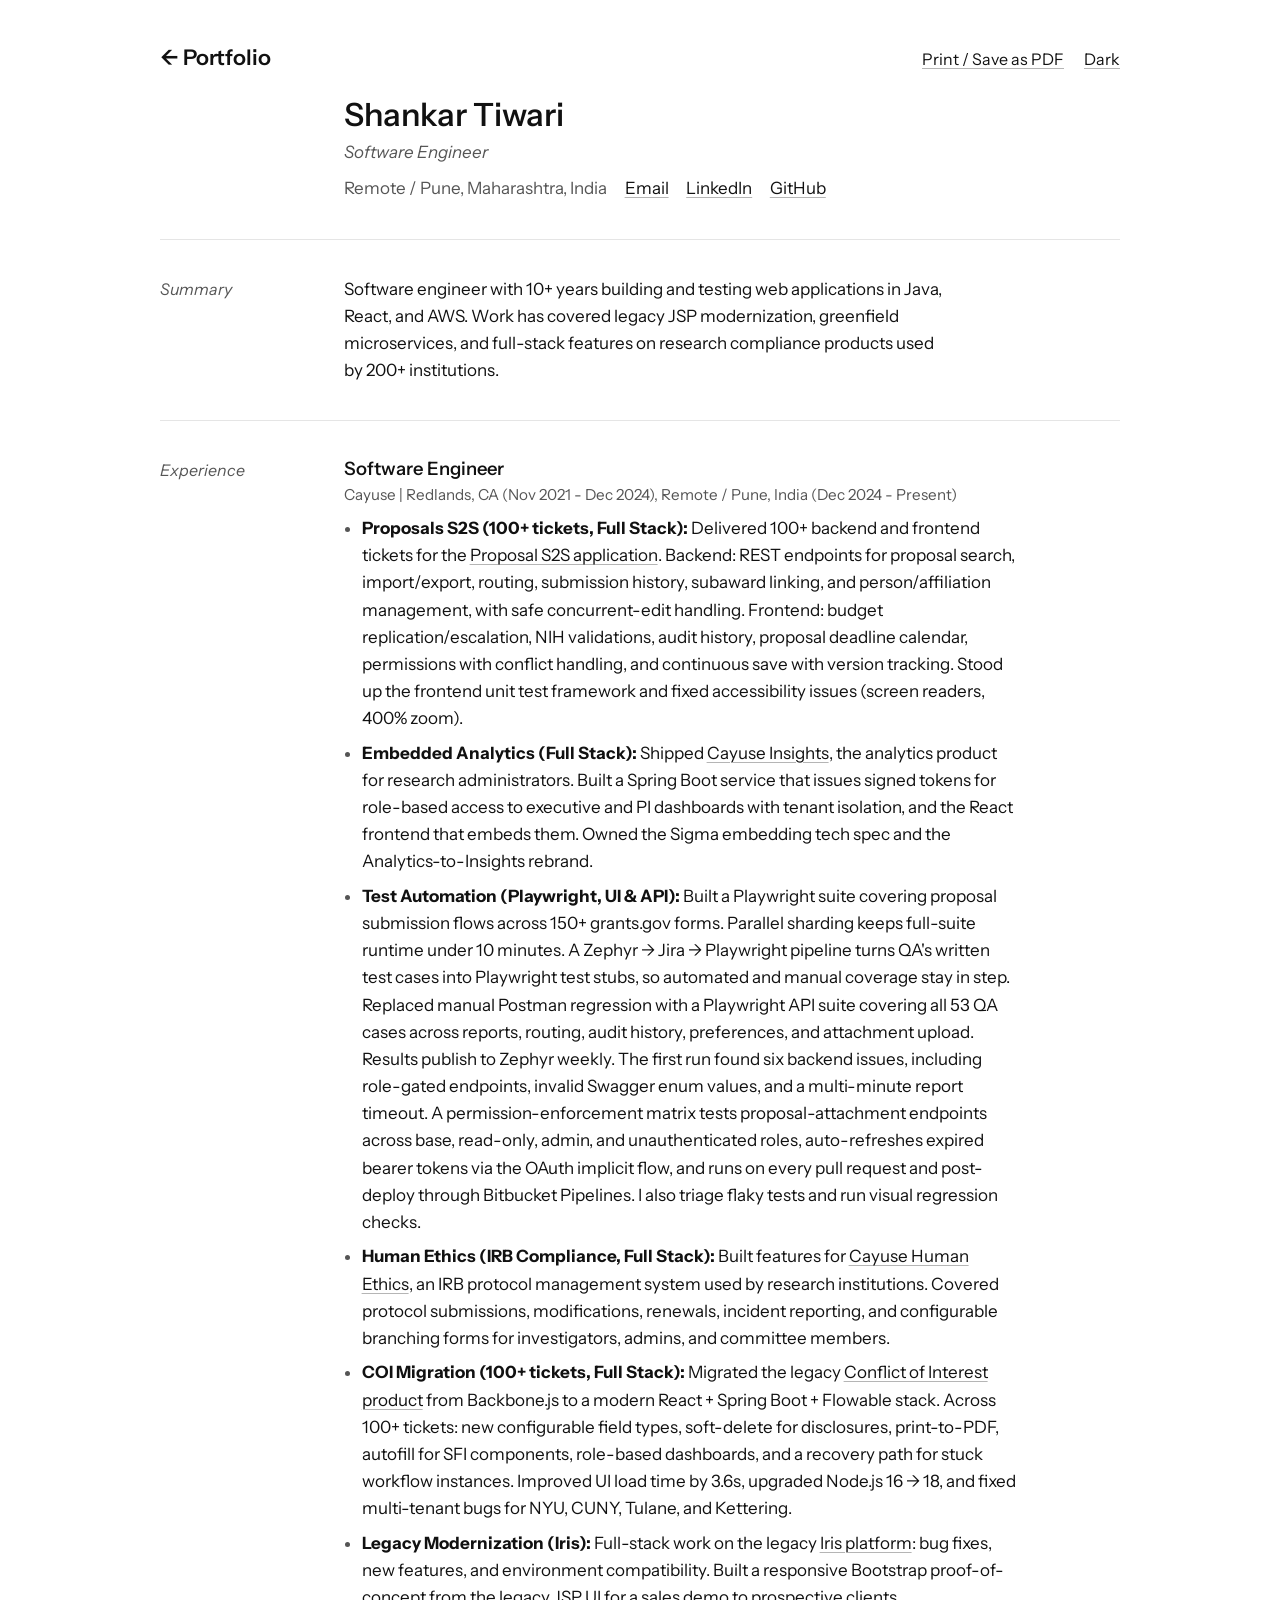
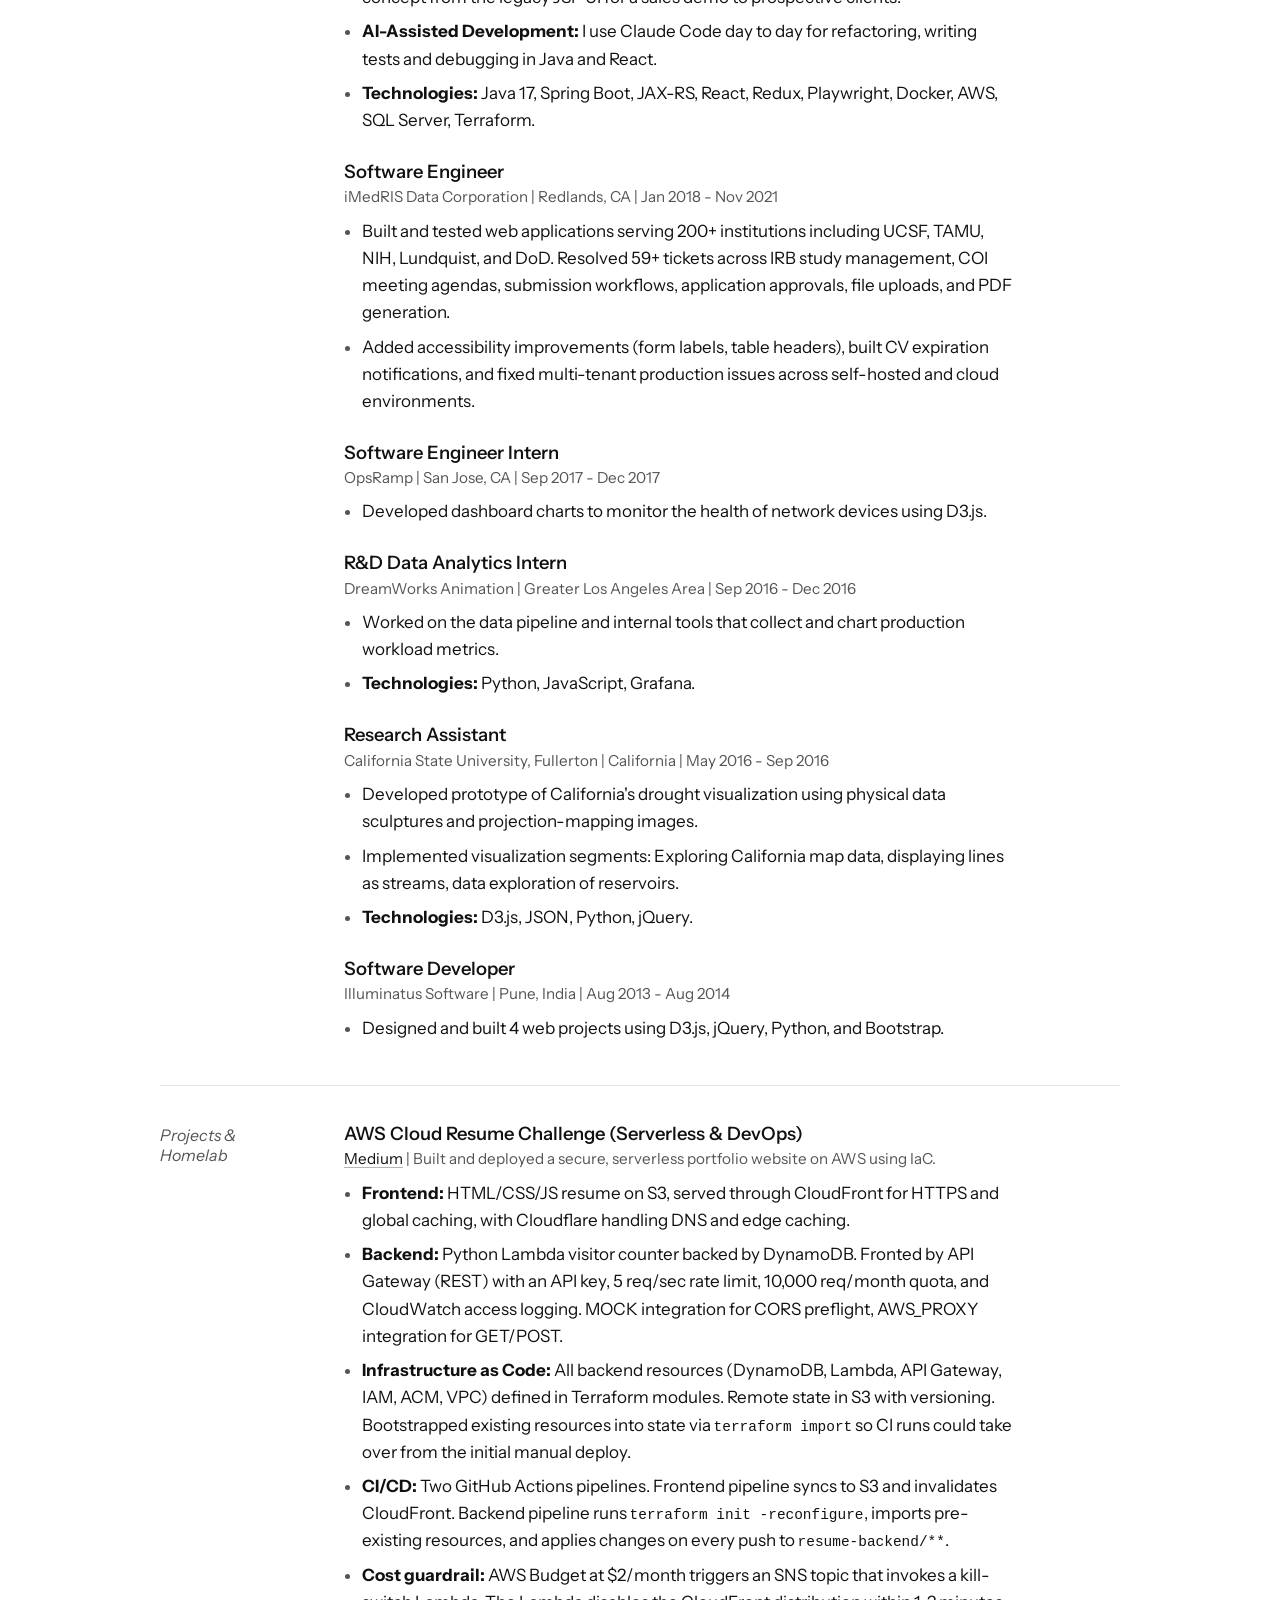
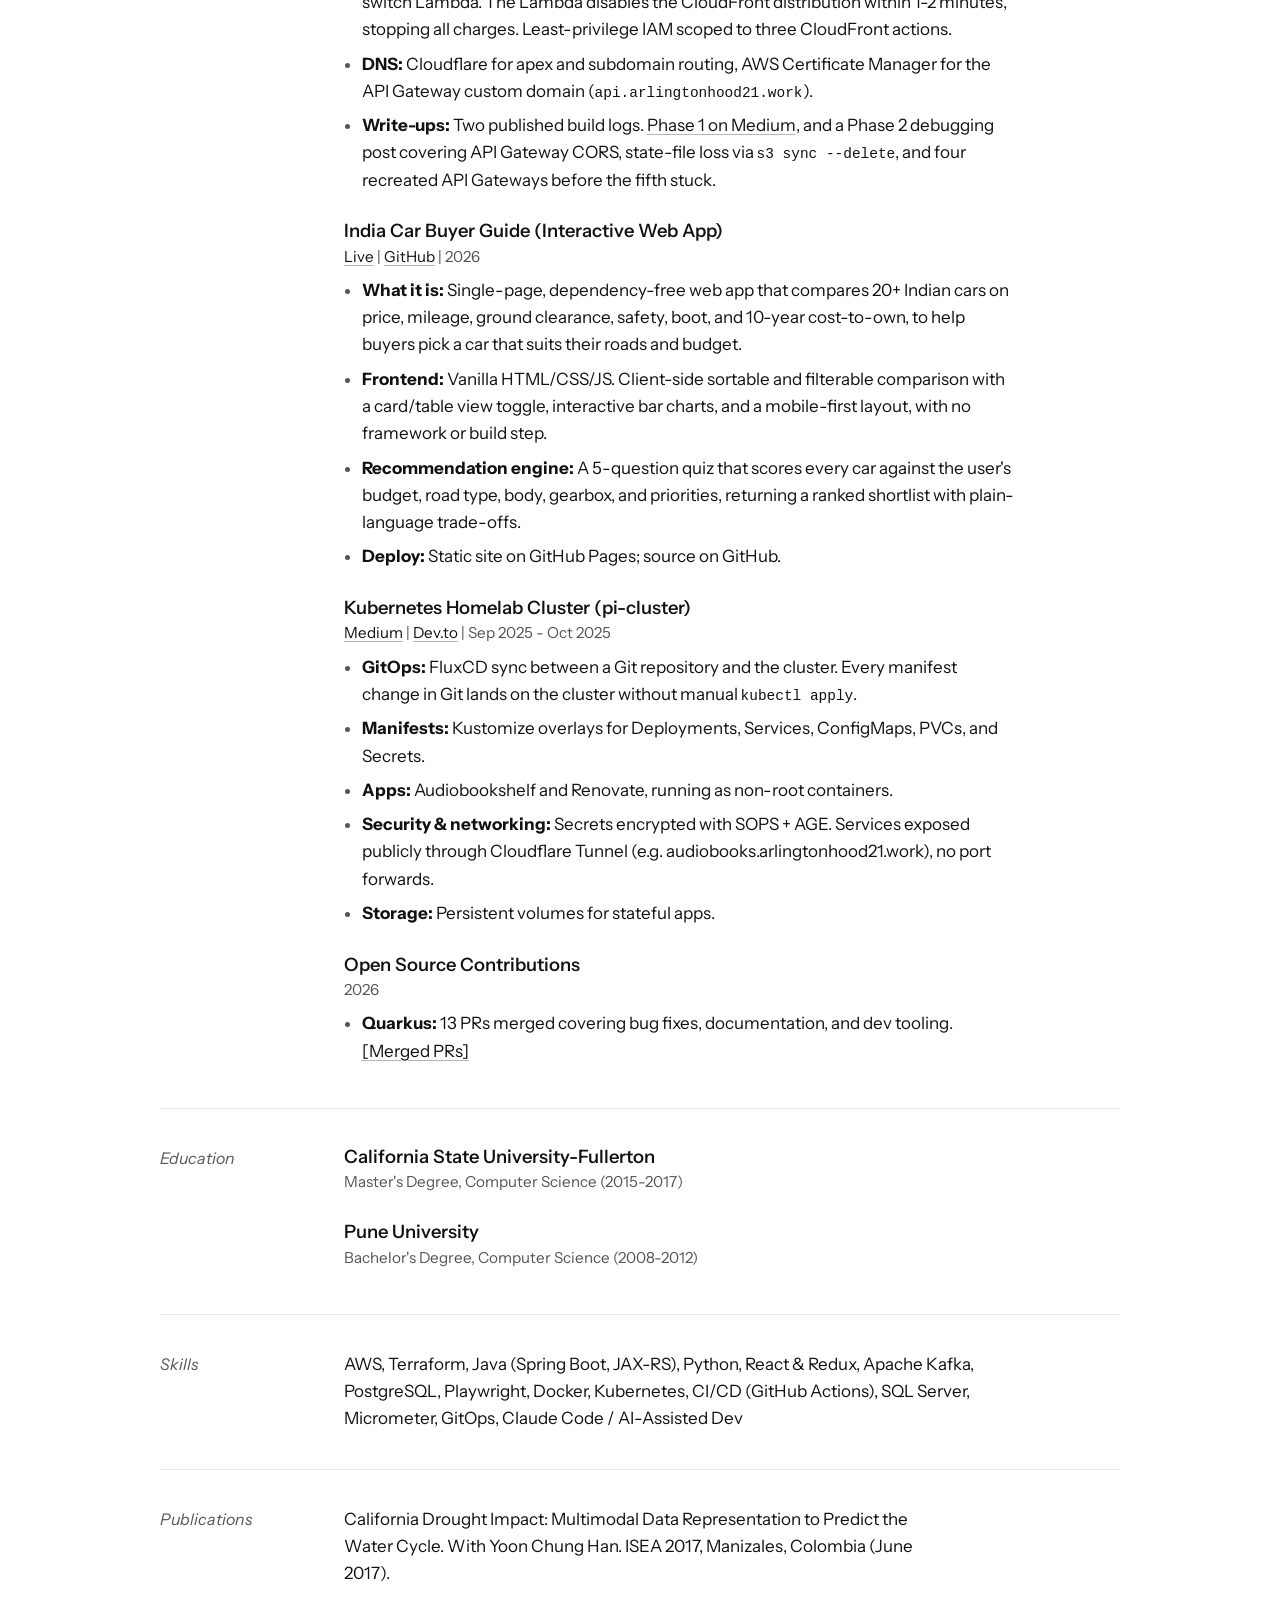
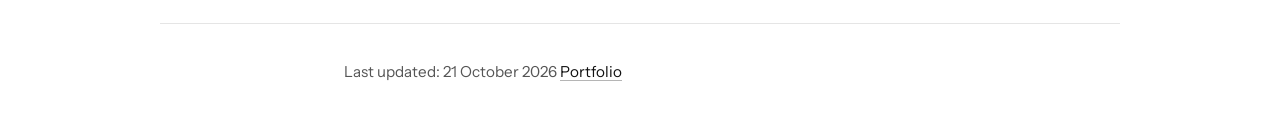
<file: resume/cv.html>
<!doctype html>
<html lang="en">
<head>
<meta charset="utf-8">
<title>Shankar Tiwari</title>
<meta http-equiv="refresh" content="0; url=/cv.html">
<link rel="canonical" href="https://tiwari91.github.io/cv.html">
<meta name="robots" content="noindex">
</head>
<body>
<p>This page moved to <a href="/cv.html">tiwari91.github.io/cv.html</a>.</p>
<script>location.replace("/cv.html" + location.search + location.hash);</script>
</body>
</html>
</file>
<file: style.css>
/* Shared styles for index.html, cv.html and 404.html. */

:root {
    --bg: #ffffff;
    --text: #111111;
    --muted: #555555;
    --rule: #e5e5e5;
    --link: #111111;
    --link-line: #b5b5b5;
    --shot-edge: rgba(0, 0, 0, .12);
    --measure: 38rem;
    color-scheme: light;
}


:root[data-theme="dark"] {
    --bg: #000000;
    --text: #f2f2f2;
    --muted: #a3a3a3;
    --rule: #262626;
    --link: #ffffff;
    --link-line: #5c5c5c;
    --shot-edge: rgba(255, 255, 255, .14);
    color-scheme: dark;
}

*, *::before, *::after { box-sizing: border-box; }

html { -webkit-text-size-adjust: 100%; }

body {
    margin: 0;
    background: var(--bg);
    color: var(--text);
    font-family: "Instrument Sans", ui-sans-serif, system-ui, -apple-system, sans-serif;
    font-size: 17px;
    line-height: 1.6;
    -webkit-font-smoothing: antialiased;
}

a {
    color: var(--link);
    text-decoration: underline;
    text-decoration-color: var(--link-line);
    text-decoration-thickness: 1px;
    text-underline-offset: 3px;
}
a:hover { text-decoration-color: currentColor; }

:focus-visible { outline: 2px solid var(--link); outline-offset: 3px; }

img { max-width: 100%; height: auto; display: block; }

p { margin: 0 0 1em; }

h1, h2, h3, h4 { font-weight: 550; line-height: 1.25; margin: 0; }

.skip-link {
    position: absolute;
    left: 16px;
    top: -48px;
    background: var(--text);
    color: var(--bg);
    padding: 8px 12px;
    z-index: 10;
}
.skip-link:focus { top: 12px; }

.visually-hidden {
    position: absolute; width: 1px; height: 1px; overflow: hidden;
    clip: rect(0 0 0 0); white-space: nowrap;
}

/* Page frame: a narrow label column on the left, text on the right. */

.page {
    max-width: 62rem;
    margin: 0 auto;
    padding: 0 16px;
}

.masthead {
    display: flex;
    align-items: baseline;
    justify-content: space-between;
    gap: 1rem;
    padding: 2.5rem 0 .5rem;
}

.name { margin: 0; font-size: 1.35rem; font-weight: 600; letter-spacing: -.005em; }
.name a { color: var(--text); text-decoration: none; }

.masthead-links { display: flex; gap: 1.25rem; align-items: baseline; font-size: 1rem; }

.theme-toggle {
    font: inherit;
    color: var(--link);
    background: none;
    border: 0;
    padding: 0;
    cursor: pointer;
    text-decoration: underline;
    text-decoration-color: var(--link-line);
    text-underline-offset: 3px;
}
.theme-toggle:hover { text-decoration-color: currentColor; }

.block {
    display: grid;
    grid-template-columns: 9rem minmax(0, 1fr);
    column-gap: 2.5rem;
    padding: 2.25rem 0;
    border-top: 1px solid var(--rule);
}
.block.intro { border-top: 0; padding-top: .75rem; }

.label {
    font-size: 1rem;
    font-weight: 400;
    font-style: italic;
    color: var(--muted);
    padding-top: .2rem;
}

.body { max-width: 46rem; }
.body > :last-child, .feature-text > :last-child { margin-bottom: 0; }
.body > p, .rows, .feature-text, .lead p { max-width: var(--measure); }

.lede { font-size: 1.3rem; line-height: 1.45; }
.now { color: var(--text); }
.now em { color: var(--muted); }
.contact { margin-bottom: 0; }
.contact span { color: var(--rule); margin: 0 .2em; }

/* Projects */

.year {
    color: var(--muted);
    font-family: "Fragment Mono", ui-monospace, SFMono-Regular, Menlo, monospace;
    font-weight: 400;
    font-size: .8rem;
    white-space: nowrap;
}
h3 .year, h4 .year { margin-left: .35em; }

.shot-link { display: block; }
.shot-link img {
    border-radius: 3px;
    box-shadow: 0 0 0 1px var(--shot-edge);
}

.lead { margin-bottom: 1.5rem; }
.lead .shot-link { margin-bottom: 1.1rem; }
.lead h3 { font-size: 1.6rem; margin-bottom: .6rem; }
.lead h3 a, .feature h4 a { color: var(--text); text-decoration-color: var(--rule); }
.lead h3 a:hover, .feature h4 a:hover { text-decoration-color: currentColor; }

.links a { margin-right: 1.1rem; white-space: nowrap; }
.links { margin-bottom: 0; }

.group {
    font-size: 1.15rem;
    margin: 2.75rem 0 1rem;
}
.group .aside { font-weight: 400; color: var(--muted); font-style: italic; font-size: 1rem; }

.feature {
    display: grid;
    grid-template-columns: minmax(0, 1fr) 19rem;
    gap: 1.75rem;
    align-items: start;
    margin-bottom: 1.25rem;
}
.feature h4 { font-size: 1.3rem; margin-bottom: .5rem; }
.feature .shot-link { margin-top: .35rem; }
.feature.flip { grid-template-columns: 19rem minmax(0, 1fr); }
.feature.flip .shot-link { order: -1; }

.rows { list-style: none; margin: 0; padding: 0; }
.rows li {
    display: grid;
    grid-template-columns: 4.5rem minmax(0, 1fr);
    gap: 1rem;
    padding: .55rem 0;
    border-top: 1px dotted var(--rule);
}
.rows li:last-child { border-bottom: 1px dotted var(--rule); }
.rows .year { padding-top: .12rem; }
.rows .code { font-size: .9rem; margin-left: .2em; }
.work { margin-bottom: 1.5rem; }

/* Footer */

.colophon { color: var(--muted); font-size: .95rem; padding-bottom: 3rem; }
.colophon p { margin: 0; }

/* CV page */

.cv-page .body { max-width: 42rem; }
.cv-header h1 { font-size: 2rem; margin-bottom: .25rem; }
.cv-header .role { color: var(--muted); font-style: italic; margin-bottom: .6rem; }
.cv-contact { display: flex; flex-wrap: wrap; gap: .4rem 1.1rem; }
.cv-contact span { color: var(--muted); }
.cv-item { margin-bottom: 1.6rem; }
.cv-item:last-child { margin-bottom: 0; }
.cv-item h3 { font-size: 1.15rem; }
.cv-item .meta { color: var(--muted); font-size: .95rem; margin: .15rem 0 .5rem; }
.cv-item ul { margin: 0; padding-left: 1.1rem; }
.cv-item li { margin-bottom: .45rem; }
.cv-item li::marker { color: var(--muted); }
.cv-page code { font-size: .85em; }
.inline-list { list-style: none; margin: 0; padding: 0; }
.inline-list li { display: inline; }
.inline-list li:not(:last-child)::after { content: ", "; }

/* 404 */
.notfound h1 { font-size: 1.6rem; margin-bottom: .6rem; }

@media (max-width: 760px) {
    body { font-size: 17px; }
    .masthead { padding-top: 1.5rem; }
    .block { grid-template-columns: minmax(0, 1fr); padding: 1.75rem 0; }
    .label:empty { display: none; }
    .label { margin-bottom: .75rem; padding-top: 0; }
    .lede { font-size: 1.15rem; }
    .feature, .feature.flip { grid-template-columns: minmax(0, 1fr); gap: 1rem; }
    .feature .shot-link, .feature.flip .shot-link { order: -1; margin-top: 0; }
    .rows li { grid-template-columns: 3.6rem minmax(0, 1fr); gap: .75rem; }
    .lead h3 { font-size: 1.4rem; }
}

@media (prefers-reduced-motion: reduce) {
    * { scroll-behavior: auto !important; }
}

@media print {
    :root, :root[data-theme="dark"] {
        --bg: #fff; --text: #000; --muted: #333; --rule: #bbb; --link: #000; --link-line: #999;
        color-scheme: light;
    }
    body { font-size: 10.5pt; line-height: 1.45; }
    .no-print, .skip-link, .masthead { display: none !important; }
    .page { max-width: none; padding: 0; }
    .block { grid-template-columns: 7rem minmax(0, 1fr); padding: .8rem 0; break-inside: auto; }
    /* Long entries (the Cayuse role runs past a page) must be allowed to split, or the
       browser pushes them to the next page and leaves a blank page behind. Keep a heading
       with its first lines instead, and keep short list items whole. */
    .cv-item { break-inside: auto; margin-bottom: .8rem; }
    .cv-item h3, .cv-item .meta { break-after: avoid; }
    .cv-item li, .cv-item p { break-inside: avoid; orphans: 3; widows: 3; }
    /* The header runs full width on paper, not squeezed into the label column. */
    .cv-header { display: block; }
    .cv-header > .label { display: none; }
    .cv-header h1 { font-size: 20pt; }
    a { text-decoration: none; }
}
</file>
